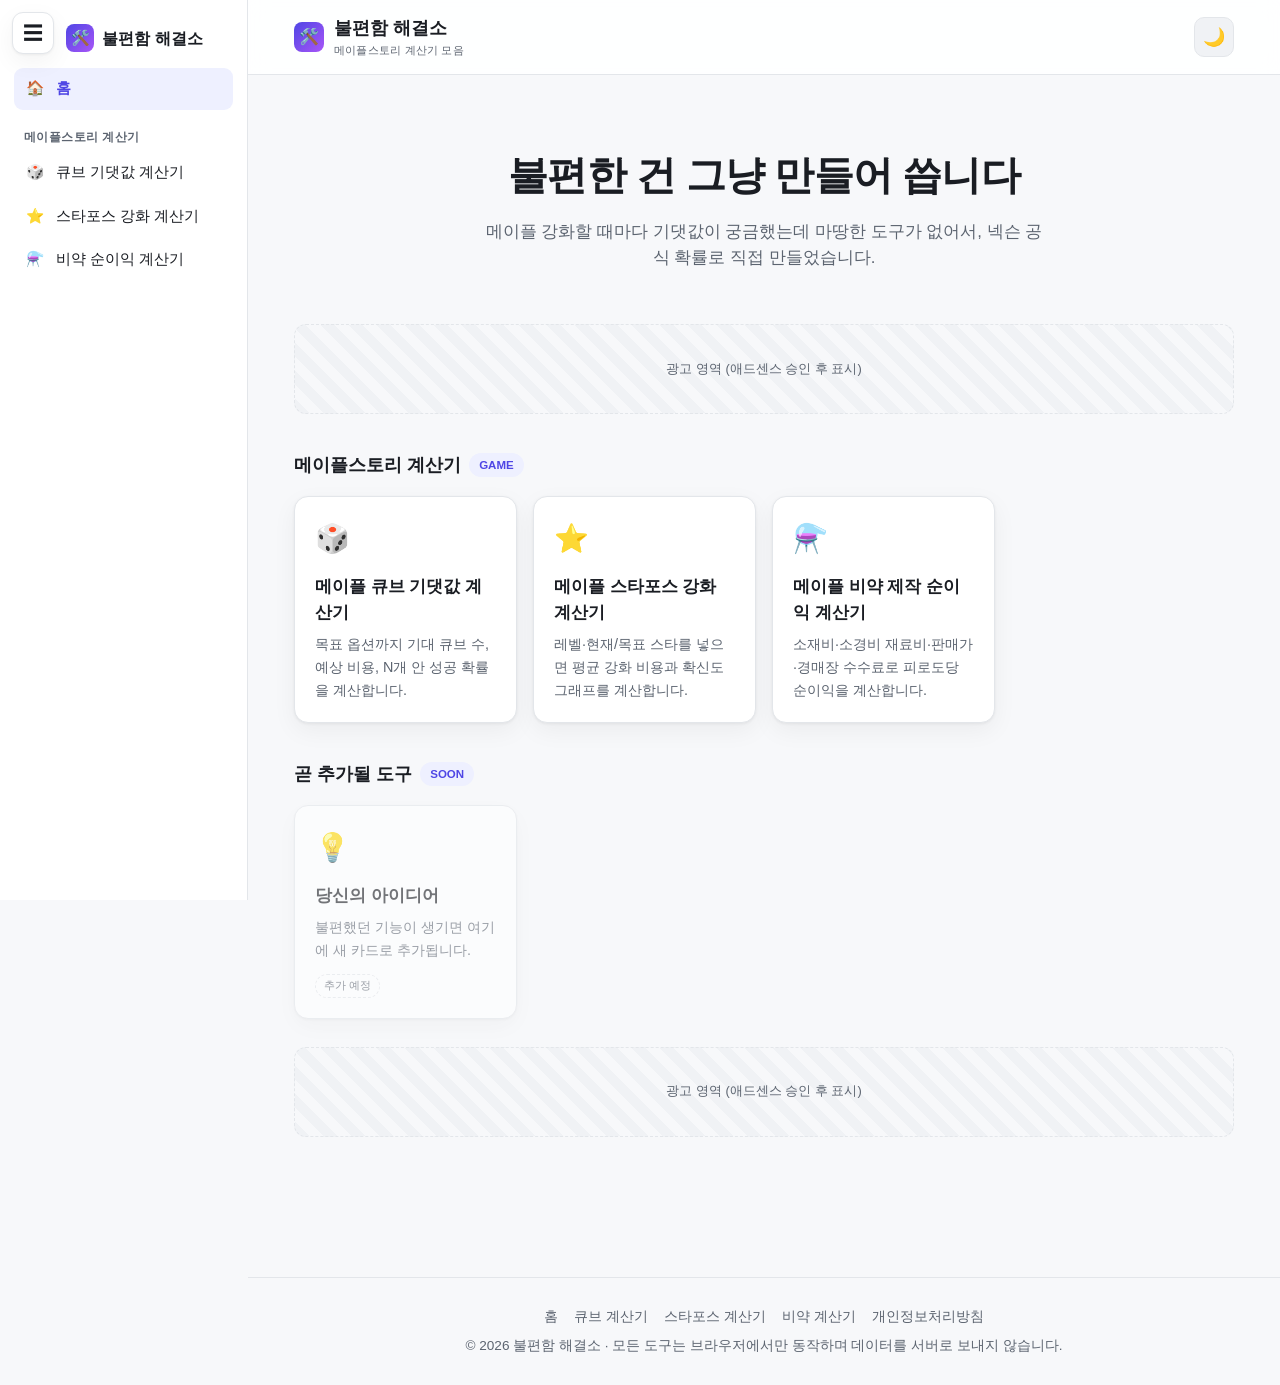
<file: index.html>
<!DOCTYPE html>
<html lang="ko">
<head>
  <meta charset="UTF-8" />
  <meta name="viewport" content="width=device-width, initial-scale=1.0" />
  <title>불편함 해결소 — 메이플스토리 계산기 모음</title>
  <meta name="description" content="메이플스토리 큐브 기댓값 계산기, 스타포스 강화 계산기, 비약 제작 순이익 계산기. 넥슨 공식 확률 기반 무료 계산기 모음." />
  <meta name="theme-color" content="#4f46e5" />
  <meta name="google-site-verification" content="vOCkJXCVuEi4Ue2XmoSZIwYd3pjKy2GJKDj5YsIHdA0" />
  <link rel="canonical" href="https://fflower2231.github.io/maple-tools/" />
  <meta property="og:type" content="website" />
  <meta property="og:title" content="불편함 해결소 — 메이플스토리 계산기 모음" />
  <meta property="og:description" content="메이플스토리 큐브 기댓값 계산기, 스타포스 강화 계산기, 비약 제작 순이익 계산기. 넥슨 공식 확률 기반 무료 계산기 모음." />
  <meta property="og:url" content="https://fflower2231.github.io/maple-tools/" />
  <meta property="og:site_name" content="불편함 해결소" />
  <meta property="og:locale" content="ko_KR" />
  <meta name="twitter:card" content="summary" />
  <script type="application/ld+json">{"@context": "https://schema.org", "@type": "WebSite", "name": "불편함 해결소", "url": "https://fflower2231.github.io/maple-tools/", "description": "메이플스토리 큐브 기댓값 계산기, 스타포스 강화 계산기, 비약 제작 순이익 계산기. 넥슨 공식 확률 기반 무료 계산기 모음.", "inLanguage": "ko"}</script>
  <link rel="icon" href="data:image/svg+xml,<svg xmlns='http://www.w3.org/2000/svg' viewBox='0 0 100 100'><text y='.9em' font-size='90'>🛠️</text></svg>" />
  <link rel="stylesheet" href="assets/style.css?v=2" />

  <!-- ===== Google AdSense ===== -->
  <!-- 애드센스 승인 후 아래 주석을 풀고 ca-pub-XXXXXXXXXXXXXXXX 를 본인 게시자 ID로 교체하세요 -->
  <!--
  <script async src="https://pagead2.googlesyndication.com/pagead/js/adsbygoogle.js?client=ca-pub-XXXXXXXXXXXXXXXX" crossorigin="anonymous"></script>
  -->
</head>
<body>
  <header class="site-header">
    <div class="header-inner">
      <a class="brand" href="index.html">
        <span class="logo">🛠️</span>
        <span>불편함 해결소<small>메이플스토리 계산기 모음</small></span>
      </a>
      <button class="theme-toggle" onclick="toggleTheme()" aria-label="테마 전환">🌙</button>
    </div>
  </header>

  <main class="wrap">
    <section class="hero">
      <h1>불편한 건 그냥 만들어 씁니다</h1>
      <p>메이플 강화할 때마다 기댓값이 궁금했는데 마땅한 도구가 없어서, 넥슨 공식 확률로 직접 만들었습니다.</p>
    </section>

    <!-- 광고 슬롯 (상단) -->
    <div class="ad-slot" aria-label="광고 영역">광고 영역 (애드센스 승인 후 표시)</div>

    <h2 class="section-title">메이플스토리 계산기 <span class="pill">GAME</span></h2>
    <div class="grid">
      <a class="card" href="tools/cube-calculator.html">
        <div class="emoji">🎲</div>
        <h3>메이플 큐브 기댓값 계산기</h3>
        <p>목표 옵션까지 기대 큐브 수, 예상 비용, N개 안 성공 확률을 계산합니다.</p>
      </a>
      <a class="card" href="tools/starforce-calculator.html">
        <div class="emoji">⭐</div>
        <h3>메이플 스타포스 강화 계산기</h3>
        <p>레벨·현재/목표 스타를 넣으면 평균 강화 비용과 확신도 그래프를 계산합니다.</p>
      </a>
      <a class="card" href="tools/potion-calculator.html">
        <div class="emoji">⚗️</div>
        <h3>메이플 비약 제작 순이익 계산기</h3>
        <p>소재비·소경비 재료비·판매가·경매장 수수료로 피로도당 순이익을 계산합니다.</p>
      </a>
    </div>

    <h2 class="section-title">곧 추가될 도구 <span class="pill">SOON</span></h2>
    <div class="grid">
      <div class="card soon">
        <div class="emoji">💡</div>
        <h3>당신의 아이디어</h3>
        <p>불편했던 기능이 생기면 여기에 새 카드로 추가됩니다.</p>
        <span class="tag">추가 예정</span>
      </div>
    </div>

    <!-- 광고 슬롯 (하단) -->
    <div class="ad-slot" aria-label="광고 영역">광고 영역 (애드센스 승인 후 표시)</div>
  </main>

  <footer class="site-footer">
    <nav>
      <a href="index.html">홈</a>
      <a href="tools/cube-calculator.html">큐브 계산기</a>
      <a href="tools/starforce-calculator.html">스타포스 계산기</a>
      <a href="tools/potion-calculator.html">비약 계산기</a>
      <a href="privacy.html">개인정보처리방침</a>
    </nav>
    <div>© 2026 불편함 해결소 · 모든 도구는 브라우저에서만 동작하며 데이터를 서버로 보내지 않습니다.</div>
  </footer>

  <script src="assets/app.js?v=2"></script>
</body>
</html>
</file>
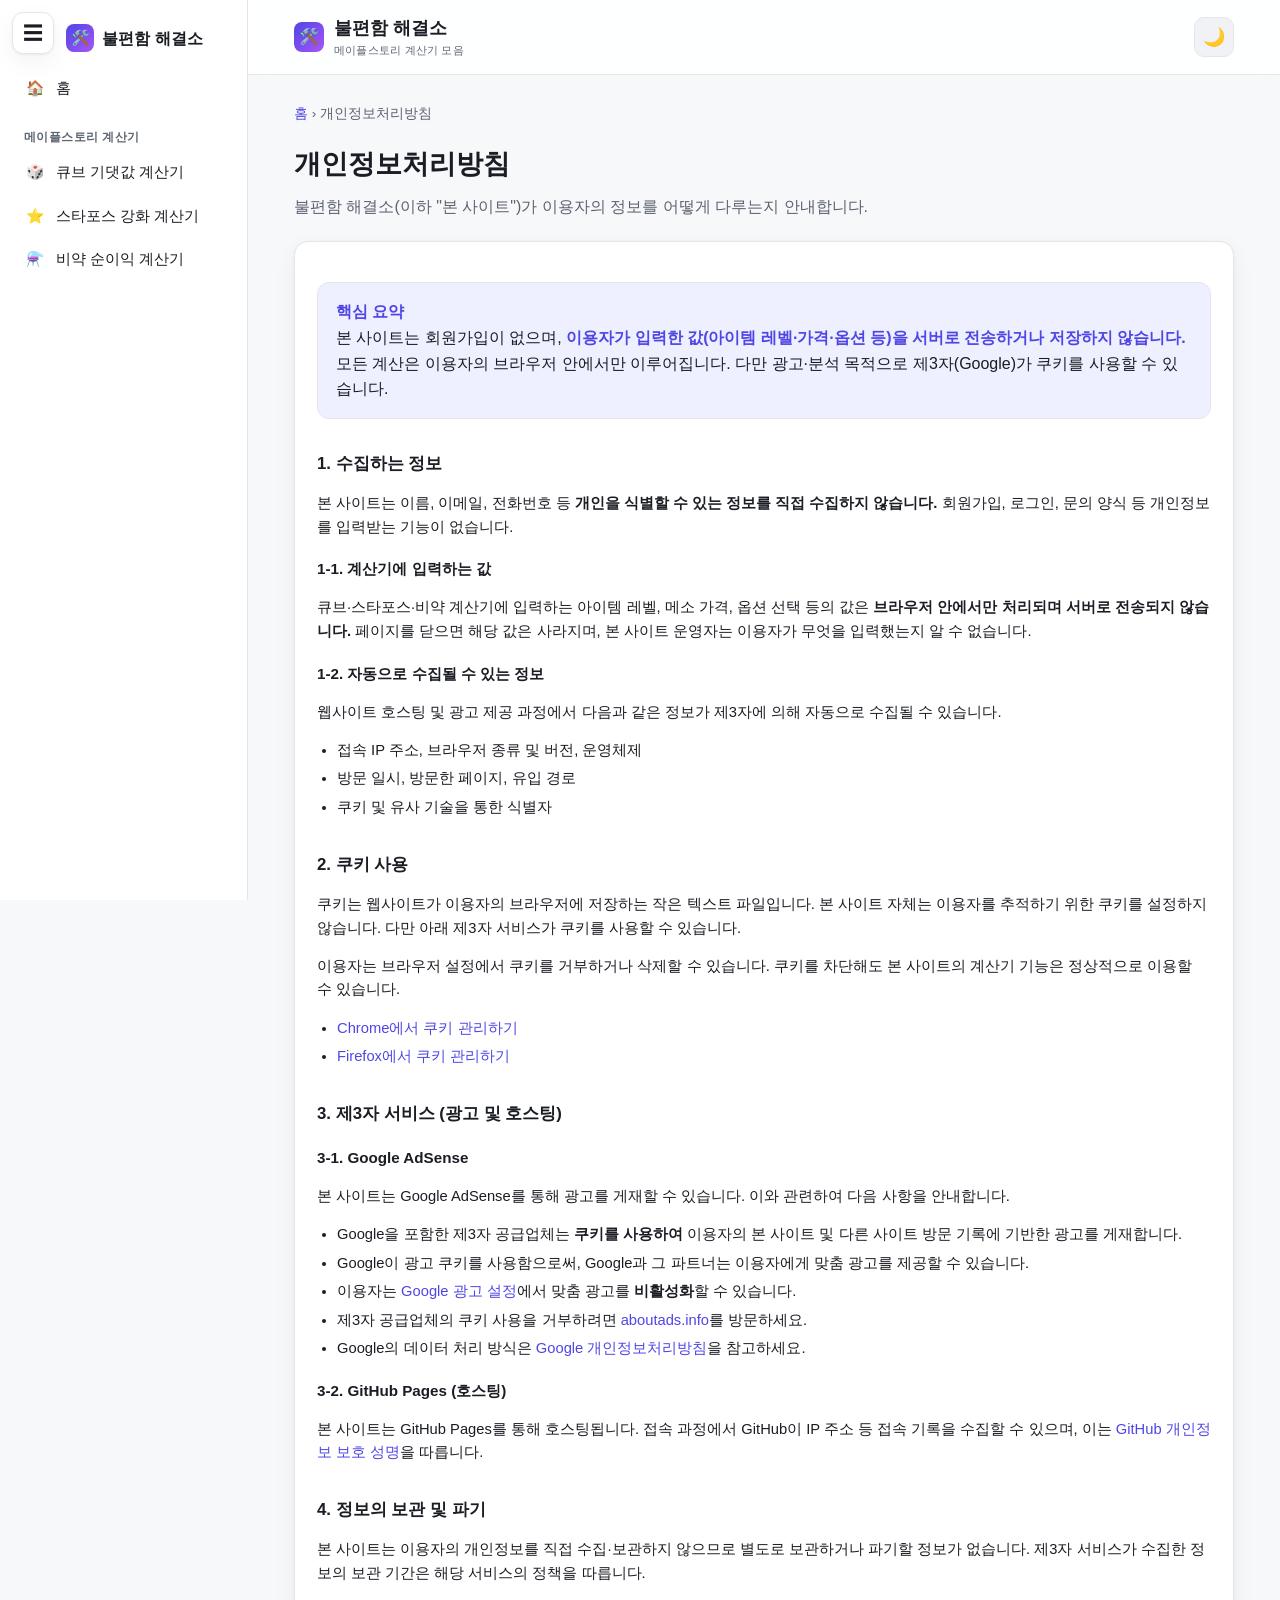
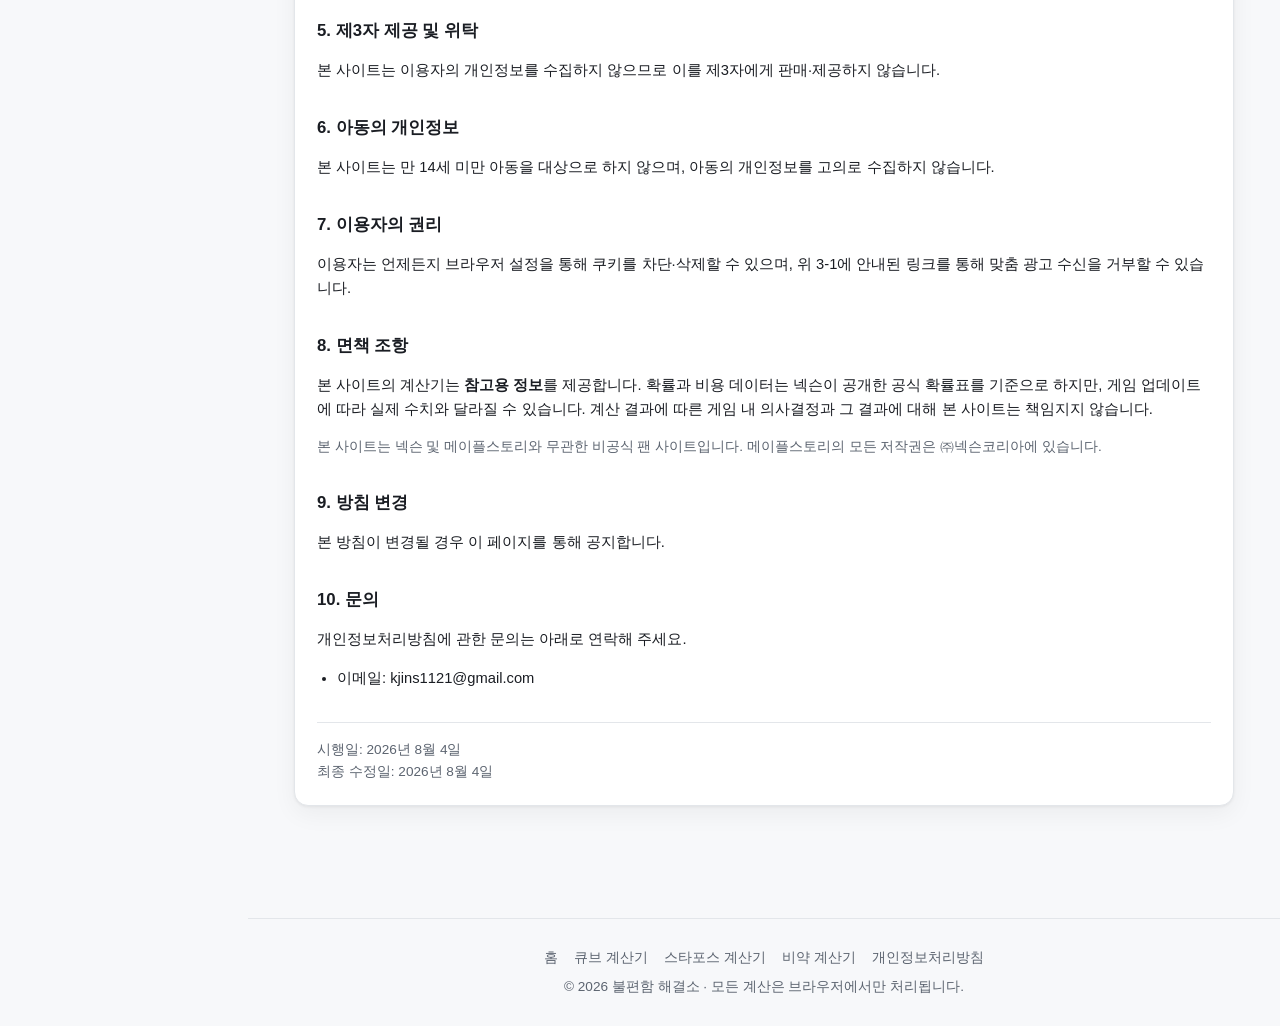
<file: privacy.html>
<!DOCTYPE html>
<html lang="ko">
<head>
  <meta charset="UTF-8" />
  <meta name="viewport" content="width=device-width, initial-scale=1.0" />
  <title>개인정보처리방침 — 불편함 해결소</title>
  <meta name="description" content="불편함 해결소의 개인정보처리방침. 이 사이트는 모든 계산을 브라우저에서 처리하며 이용자의 입력값을 서버로 전송하거나 저장하지 않습니다." />
  <meta name="theme-color" content="#4f46e5" />

  <link rel="canonical" href="https://fflower2231.github.io/maple-tools/privacy.html" />
  <meta property="og:type" content="website" />
  <meta property="og:title" content="개인정보처리방침 — 불편함 해결소" />
  <meta property="og:description" content="불편함 해결소의 개인정보처리방침. 이 사이트는 모든 계산을 브라우저에서 처리하며 이용자의 입력값을 서버로 전송하거나 저장하지 않습니다." />
  <meta property="og:url" content="https://fflower2231.github.io/maple-tools/privacy.html" />
  <meta property="og:site_name" content="불편함 해결소" />
  <meta property="og:locale" content="ko_KR" />
  <meta name="twitter:card" content="summary" />
  <script type="application/ld+json">{"@context": "https://schema.org", "@type": "WebPage", "name": "개인정보처리방침", "url": "https://fflower2231.github.io/maple-tools/privacy.html", "description": "불편함 해결소의 개인정보처리방침. 이 사이트는 모든 계산을 브라우저에서 처리하며 이용자의 입력값을 서버로 전송하거나 저장하지 않습니다.", "inLanguage": "ko"}</script>
  <link rel="icon" href="data:image/svg+xml,<svg xmlns='http://www.w3.org/2000/svg' viewBox='0 0 100 100'><text y='.9em' font-size='90'>🛠️</text></svg>" />
  <link rel="stylesheet" href="assets/style.css?v=2" />
  <style>
    .doc h2 { font-size:1.05rem; margin:28px 0 8px; padding-top:4px; }
    .doc h3 { font-size:.95rem; margin:18px 0 6px; }
    .doc p, .doc li { font-size:.92rem; color:var(--text); }
    .doc ul { padding-left:20px; margin:8px 0; }
    .doc li { margin-bottom:5px; }
    .doc .muted { color:var(--text-muted); font-size:.85rem; }
    .doc a { word-break:break-all; }
    .highlight { background:var(--accent-soft); border:1px solid var(--border); border-radius:12px; padding:16px 18px; margin:18px 0; }
    .highlight strong { color:var(--accent); }
    .updated { font-size:.85rem; color:var(--text-muted); border-top:1px solid var(--border); margin-top:32px; padding-top:16px; }
  </style>
</head>
<body>
  <header class="site-header">
    <div class="header-inner">
      <a class="brand" href="index.html"><span class="logo">🛠️</span><span>불편함 해결소<small>메이플스토리 계산기 모음</small></span></a>
      <button class="theme-toggle" onclick="toggleTheme()" aria-label="테마 전환">🌙</button>
    </div>
  </header>

  <main class="wrap">
    <div class="breadcrumb"><a href="index.html">홈</a> › 개인정보처리방침</div>
    <div class="tool-head">
      <h1>개인정보처리방침</h1>
      <p class="desc">불편함 해결소(이하 "본 사이트")가 이용자의 정보를 어떻게 다루는지 안내합니다.</p>
    </div>

    <div class="panel doc">
      <div class="highlight">
        <strong>핵심 요약</strong><br>
        본 사이트는 회원가입이 없으며, <strong>이용자가 입력한 값(아이템 레벨·가격·옵션 등)을 서버로 전송하거나 저장하지 않습니다.</strong> 모든 계산은 이용자의 브라우저 안에서만 이루어집니다. 다만 광고·분석 목적으로 제3자(Google)가 쿠키를 사용할 수 있습니다.
      </div>

      <h2>1. 수집하는 정보</h2>
      <p>본 사이트는 이름, 이메일, 전화번호 등 <strong>개인을 식별할 수 있는 정보를 직접 수집하지 않습니다.</strong> 회원가입, 로그인, 문의 양식 등 개인정보를 입력받는 기능이 없습니다.</p>

      <h3>1-1. 계산기에 입력하는 값</h3>
      <p>큐브·스타포스·비약 계산기에 입력하는 아이템 레벨, 메소 가격, 옵션 선택 등의 값은 <strong>브라우저 안에서만 처리되며 서버로 전송되지 않습니다.</strong> 페이지를 닫으면 해당 값은 사라지며, 본 사이트 운영자는 이용자가 무엇을 입력했는지 알 수 없습니다.</p>

      <h3>1-2. 자동으로 수집될 수 있는 정보</h3>
      <p>웹사이트 호스팅 및 광고 제공 과정에서 다음과 같은 정보가 제3자에 의해 자동으로 수집될 수 있습니다.</p>
      <ul>
        <li>접속 IP 주소, 브라우저 종류 및 버전, 운영체제</li>
        <li>방문 일시, 방문한 페이지, 유입 경로</li>
        <li>쿠키 및 유사 기술을 통한 식별자</li>
      </ul>

      <h2>2. 쿠키 사용</h2>
      <p>쿠키는 웹사이트가 이용자의 브라우저에 저장하는 작은 텍스트 파일입니다. 본 사이트 자체는 이용자를 추적하기 위한 쿠키를 설정하지 않습니다. 다만 아래 제3자 서비스가 쿠키를 사용할 수 있습니다.</p>
      <p>이용자는 브라우저 설정에서 쿠키를 거부하거나 삭제할 수 있습니다. 쿠키를 차단해도 본 사이트의 계산기 기능은 정상적으로 이용할 수 있습니다.</p>
      <ul>
        <li><a href="https://support.google.com/chrome/answer/95647" target="_blank" rel="noopener">Chrome에서 쿠키 관리하기</a></li>
        <li><a href="https://support.mozilla.org/ko/kb/enhanced-tracking-protection-firefox-desktop" target="_blank" rel="noopener">Firefox에서 쿠키 관리하기</a></li>
      </ul>

      <h2>3. 제3자 서비스 (광고 및 호스팅)</h2>

      <h3>3-1. Google AdSense</h3>
      <p>본 사이트는 Google AdSense를 통해 광고를 게재할 수 있습니다. 이와 관련하여 다음 사항을 안내합니다.</p>
      <ul>
        <li>Google을 포함한 제3자 공급업체는 <strong>쿠키를 사용하여</strong> 이용자의 본 사이트 및 다른 사이트 방문 기록에 기반한 광고를 게재합니다.</li>
        <li>Google이 광고 쿠키를 사용함으로써, Google과 그 파트너는 이용자에게 맞춤 광고를 제공할 수 있습니다.</li>
        <li>이용자는 <a href="https://www.google.com/settings/ads" target="_blank" rel="noopener">Google 광고 설정</a>에서 맞춤 광고를 <strong>비활성화</strong>할 수 있습니다.</li>
        <li>제3자 공급업체의 쿠키 사용을 거부하려면 <a href="https://www.aboutads.info/choices/" target="_blank" rel="noopener">aboutads.info</a>를 방문하세요.</li>
        <li>Google의 데이터 처리 방식은 <a href="https://policies.google.com/technologies/partner-sites" target="_blank" rel="noopener">Google 개인정보처리방침</a>을 참고하세요.</li>
      </ul>

      <h3>3-2. GitHub Pages (호스팅)</h3>
      <p>본 사이트는 GitHub Pages를 통해 호스팅됩니다. 접속 과정에서 GitHub이 IP 주소 등 접속 기록을 수집할 수 있으며, 이는 <a href="https://docs.github.com/ko/site-policy/privacy-policies/github-privacy-statement" target="_blank" rel="noopener">GitHub 개인정보 보호 성명</a>을 따릅니다.</p>

      <h2>4. 정보의 보관 및 파기</h2>
      <p>본 사이트는 이용자의 개인정보를 직접 수집·보관하지 않으므로 별도로 보관하거나 파기할 정보가 없습니다. 제3자 서비스가 수집한 정보의 보관 기간은 해당 서비스의 정책을 따릅니다.</p>

      <h2>5. 제3자 제공 및 위탁</h2>
      <p>본 사이트는 이용자의 개인정보를 수집하지 않으므로 이를 제3자에게 판매·제공하지 않습니다.</p>

      <h2>6. 아동의 개인정보</h2>
      <p>본 사이트는 만 14세 미만 아동을 대상으로 하지 않으며, 아동의 개인정보를 고의로 수집하지 않습니다.</p>

      <h2>7. 이용자의 권리</h2>
      <p>이용자는 언제든지 브라우저 설정을 통해 쿠키를 차단·삭제할 수 있으며, 위 3-1에 안내된 링크를 통해 맞춤 광고 수신을 거부할 수 있습니다.</p>

      <h2>8. 면책 조항</h2>
      <p>본 사이트의 계산기는 <strong>참고용 정보</strong>를 제공합니다. 확률과 비용 데이터는 넥슨이 공개한 공식 확률표를 기준으로 하지만, 게임 업데이트에 따라 실제 수치와 달라질 수 있습니다. 계산 결과에 따른 게임 내 의사결정과 그 결과에 대해 본 사이트는 책임지지 않습니다.</p>
      <p class="muted">본 사이트는 넥슨 및 메이플스토리와 무관한 비공식 팬 사이트입니다. 메이플스토리의 모든 저작권은 ㈜넥슨코리아에 있습니다.</p>

      <h2>9. 방침 변경</h2>
      <p>본 방침이 변경될 경우 이 페이지를 통해 공지합니다.</p>

      <h2>10. 문의</h2>
      <p>개인정보처리방침에 관한 문의는 아래로 연락해 주세요.</p>
      <ul>
        <li>이메일: kjins1121@gmail.com</li>
      </ul>

      <div class="updated">
        시행일: 2026년 8월 4일<br>
        최종 수정일: 2026년 8월 4일
      </div>
    </div>
  </main>

  <footer class="site-footer">
    <nav>
      <a href="index.html">홈</a>
      <a href="tools/cube-calculator.html">큐브 계산기</a>
      <a href="tools/starforce-calculator.html">스타포스 계산기</a>
      <a href="tools/potion-calculator.html">비약 계산기</a>
      <a href="privacy.html">개인정보처리방침</a>
    </nav>
    <div>© 2026 불편함 해결소 · 모든 계산은 브라우저에서만 처리됩니다.</div>
  </footer>

  <script src="assets/app.js?v=2"></script>
</body>
</html>
</file>
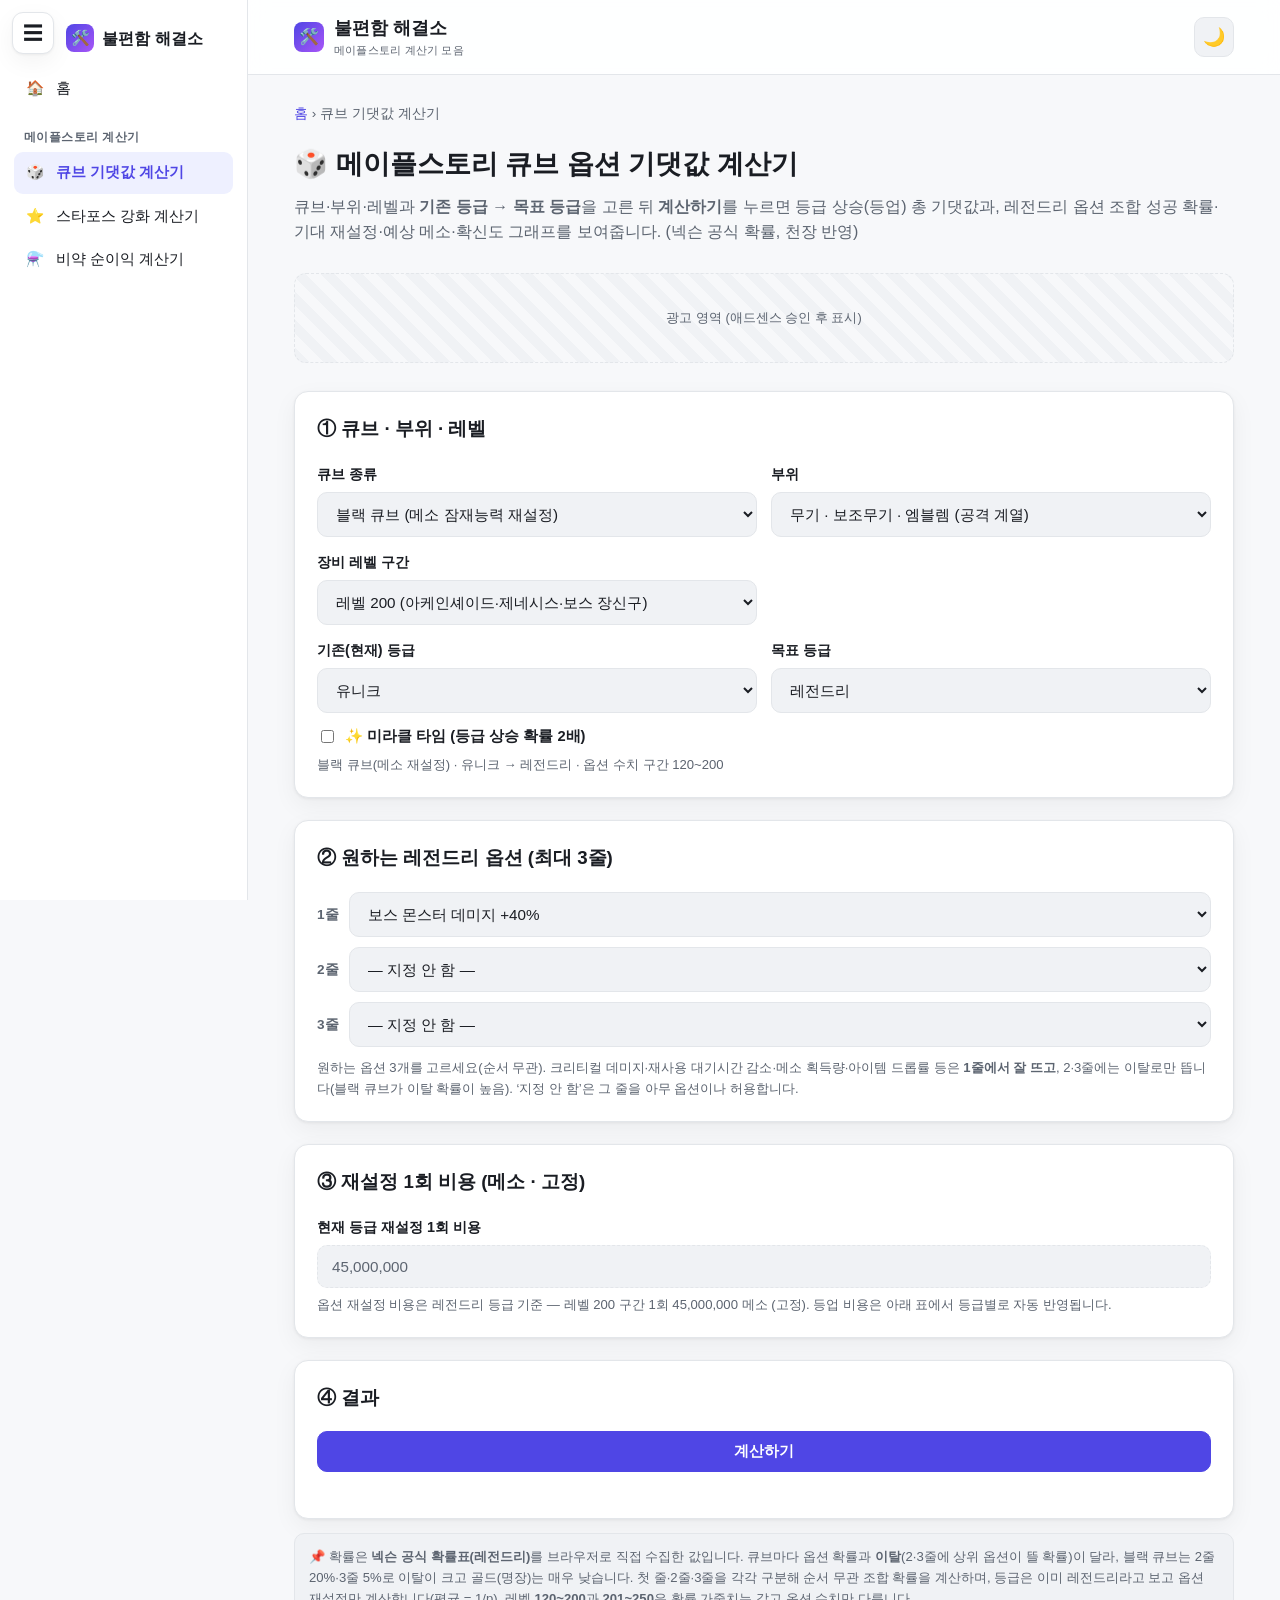
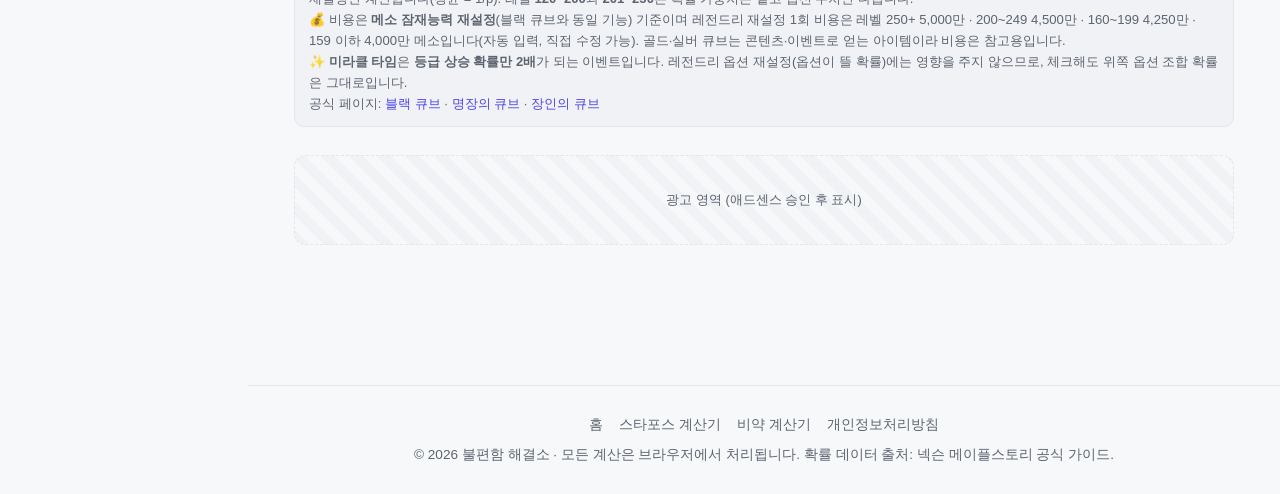
<file: tools/cube-calculator.html>
<!DOCTYPE html>
<html lang="ko">
<head>
  <meta charset="UTF-8" />
  <meta name="viewport" content="width=device-width, initial-scale=1.0" />
  <title>메이플스토리 큐브 옵션 기댓값 계산기 — 불편함 해결소</title>
  <meta name="description" content="메이플스토리 잠재능력 큐브(블랙/골드/실버) 옵션 기댓값 계산기. 부위·레벨·큐브를 고르고 원하는 옵션 3줄을 선택하면 넥슨 공식 확률로 성공 확률·기대 재설정 횟수·예상 메소·확신도 그래프를 보여줍니다." />
  <meta name="theme-color" content="#4f46e5" />

  <link rel="canonical" href="https://fflower2231.github.io/maple-tools/tools/cube-calculator.html" />
  <meta property="og:type" content="website" />
  <meta property="og:title" content="메이플스토리 큐브 옵션 기댓값 계산기 — 불편함 해결소" />
  <meta property="og:description" content="메이플스토리 잠재능력 큐브(블랙/골드/실버) 옵션 기댓값 계산기. 부위·레벨·큐브를 고르고 원하는 옵션 3줄을 선택하면 넥슨 공식 확률로 성공 확률·기대 재설정 횟수·예상 메소·확신도 그래프를 보여줍니다." />
  <meta property="og:url" content="https://fflower2231.github.io/maple-tools/tools/cube-calculator.html" />
  <meta property="og:site_name" content="불편함 해결소" />
  <meta property="og:locale" content="ko_KR" />
  <meta name="twitter:card" content="summary" />
  <script type="application/ld+json">{"@context": "https://schema.org", "@type": "WebApplication", "name": "메이플스토리 큐브 옵션 기댓값 계산기", "url": "https://fflower2231.github.io/maple-tools/tools/cube-calculator.html", "description": "메이플스토리 잠재능력 큐브(블랙/골드/실버) 옵션 기댓값 계산기. 부위·레벨·큐브를 고르고 원하는 옵션 3줄을 선택하면 넥슨 공식 확률로 성공 확률·기대 재설정 횟수·예상 메소·확신도 그래프를 보여줍니다.", "applicationCategory": "UtilitiesApplication", "operatingSystem": "Any", "inLanguage": "ko", "offers": {"@type": "Offer", "price": "0", "priceCurrency": "KRW"}}</script>
  <link rel="icon" href="data:image/svg+xml,<svg xmlns='http://www.w3.org/2000/svg' viewBox='0 0 100 100'><text y='.9em' font-size='90'>🎲</text></svg>" />
  <link rel="stylesheet" href="../assets/style.css?v=2" />
  <!-- 애드센스 승인 후 아래 주석 해제 + 게시자 ID 교체
  <script async src="https://pagead2.googlesyndication.com/pagead/js/adsbygoogle.js?client=ca-pub-XXXXXXXXXXXXXXXX" crossorigin="anonymous"></script>
  -->
  <style>
    .row2 { display:grid; grid-template-columns:1fr 1fr; gap:14px; }
    @media(max-width:520px){ .row2 { grid-template-columns:1fr; } }
    .line-row { display:grid; grid-template-columns:auto 1fr; gap:10px; align-items:center; margin-bottom:10px; }
    .line-row .tagn { font-size:.85rem; font-weight:700; color:var(--text-muted); white-space:nowrap; }
    .hint { font-size:.82rem; color:var(--text-muted); margin-top:6px; }
    .pwrap { text-align:center; background:var(--accent-soft); border:1px solid var(--border); border-radius:12px; padding:16px; margin-bottom:18px; }
    .pwrap span { display:block; font-size:.82rem; color:var(--text-muted); }
    .pwrap b { font-size:1.6rem; font-weight:800; color:var(--accent); }
    .big-out { display:grid; grid-template-columns:repeat(auto-fit,minmax(150px,1fr)); gap:14px; margin-top:6px; }
    .big-out .o { background:var(--surface-2); border:1px solid var(--border); border-radius:12px; padding:16px; text-align:center; }
    .big-out .o span { display:block; font-size:.78rem; color:var(--text-muted); margin-bottom:6px; }
    .big-out .o b { font-size:1.35rem; font-weight:800; letter-spacing:-.02em; }
    .big-out .o small { display:block; color:var(--text-muted); font-size:.75rem; margin-top:4px; }
    table.conf { width:100%; border-collapse:collapse; margin-top:8px; font-size:.92rem; }
    table.conf th, table.conf td { padding:9px 10px; border-bottom:1px solid var(--border); text-align:left; }
    table.conf th { color:var(--text-muted); font-weight:600; font-size:.82rem; }
    table.conf td.num { font-family:ui-monospace,monospace; text-align:right; }
    .calc-btn { width:100%; font-size:1.05rem; padding:14px; margin-bottom:4px; }
    #resultBox { display:none; }
    .chart-wrap { position:relative; margin-top:18px; background:var(--surface-2); border:1px solid var(--border); border-radius:12px; padding:14px; }
    .chart-wrap h4 { margin:0 0 4px; }
    #confChart { width:100%; height:280px; display:block; cursor:crosshair; }
    #chartTip { position:absolute; pointer-events:none; display:none; z-index:5; white-space:nowrap;
      background:var(--surface); border:1px solid var(--accent); border-radius:8px; padding:8px 10px;
      font-size:.8rem; line-height:1.5; box-shadow:var(--shadow); }
    #chartTip b { color:var(--accent); }
    .note { font-size:.82rem; color:var(--text-muted); background:var(--surface-2); border:1px solid var(--border); border-radius:10px; padding:12px 14px; margin-top:14px; }
    .warn { color:var(--danger); font-weight:600; }
  </style>
</head>
<body>
  <header class="site-header">
    <div class="header-inner">
      <a class="brand" href="../index.html"><span class="logo">🛠️</span><span>불편함 해결소<small>메이플스토리 계산기 모음</small></span></a>
      <button class="theme-toggle" onclick="toggleTheme()" aria-label="테마 전환">🌙</button>
    </div>
  </header>

  <main class="wrap">
    <div class="breadcrumb"><a href="../index.html">홈</a> › 큐브 기댓값 계산기</div>
    <div class="tool-head">
      <h1>🎲 메이플스토리 큐브 옵션 기댓값 계산기</h1>
      <p class="desc">큐브·부위·레벨과 <b>기존 등급 → 목표 등급</b>을 고른 뒤 <b>계산하기</b>를 누르면 등급 상승(등업) 총 기댓값과, 레전드리 옵션 조합 성공 확률·기대 재설정·예상 메소·확신도 그래프를 보여줍니다. (넥슨 공식 확률, 천장 반영)</p>
    </div>

    <div class="ad-slot">광고 영역 (애드센스 승인 후 표시)</div>

    <!-- ===== 1. 큐브 · 부위 · 레벨 ===== -->
    <div class="panel">
      <h3 style="margin-top:0">① 큐브 · 부위 · 레벨</h3>
      <div class="row2">
        <div class="field" style="margin:0">
          <label for="cubeSel">큐브 종류</label>
          <select id="cubeSel" onchange="onCubeChange()">
            <option value="black">블랙 큐브 (메소 잠재능력 재설정)</option>
            <option value="gold">골드 큐브 (명장의 큐브)</option>
            <option value="silver">실버 큐브 (장인의 큐브)</option>
          </select>
        </div>
        <div class="field" style="margin:0">
          <label for="partSel">부위</label>
          <select id="partSel" onchange="rebuildLines(false)">
            <option value="weapon">무기 · 보조무기 · 엠블렘 (공격 계열)</option>
            <option value="glove">장갑 (크리티컬 데미지 계열)</option>
            <option value="hat">모자 (재사용 대기시간 감소 계열)</option>
            <option value="armor">방어구 (상의·하의·신발·망토·한벌옷)</option>
            <option value="accessory">장신구 (반지·펜던트·귀고리·얼굴·눈장식)</option>
          </select>
        </div>
        <div class="field" style="margin:0">
          <label for="itemLevel">장비 레벨 구간</label>
          <select id="itemLevel" onchange="rebuildLines(true)">
            <option value="b1">레벨 1~159</option>
            <option value="b2">레벨 160~199 (앱솔랩스 등)</option>
            <option value="b3" selected>레벨 200 (아케인셰이드·제네시스·보스 장신구)</option>
            <option value="b5">레벨 250 (에테르넬·데스티니)</option>
          </select>
        </div>
      </div>
      <div class="row2" style="margin-top:14px">
        <div class="field" style="margin:0">
          <label for="gradeCur">기존(현재) 등급</label>
          <select id="gradeCur" onchange="onGradeChange()">
            <option value="rare">레어</option>
            <option value="epic">에픽</option>
            <option value="unique" selected>유니크</option>
            <option value="legendary">레전드리</option>
          </select>
        </div>
        <div class="field" style="margin:0">
          <label for="gradeTgt">목표 등급</label>
          <select id="gradeTgt" onchange="onGradeChange()">
            <option value="rare">레어</option>
            <option value="epic">에픽</option>
            <option value="unique">유니크</option>
            <option value="legendary" selected>레전드리</option>
          </select>
        </div>
      </div>
      <label style="display:flex; align-items:center; gap:8px; margin-top:12px; cursor:pointer; font-size:.92rem; font-weight:600;">
        <input type="checkbox" id="miracleChk" onchange="onMiracleChange()" style="width:auto; cursor:pointer;" />
        ✨ 미라클 타임 (등급 상승 확률 2배)
      </label>
      <div class="hint" id="bracketHint"></div>
    </div>

    <!-- ===== 2. 옵션 선택 (레전드리 전용) ===== -->
    <div class="panel" id="optPanel">
      <h3 style="margin-top:0">② 원하는 레전드리 옵션 (최대 3줄)</h3>
      <div class="line-row"><span class="tagn">1줄</span><select id="opt0"></select></div>
      <div class="line-row"><span class="tagn">2줄</span><select id="opt1"></select></div>
      <div class="line-row"><span class="tagn">3줄</span><select id="opt2"></select></div>
      <div class="hint">원하는 옵션 3개를 고르세요(순서 무관). 크리티컬 데미지·재사용 대기시간 감소·메소 획득량·아이템 드롭률 등은 <b>1줄에서 잘 뜨고</b>, 2·3줄에는 이탈로만 뜹니다(블랙 큐브가 이탈 확률이 높음). ‘지정 안 함’은 그 줄을 아무 옵션이나 허용합니다.</div>
    </div>

    <!-- ===== 3. 비용 ===== -->
    <div class="panel">
      <h3 style="margin-top:0">③ 재설정 1회 비용 (메소 · 고정)</h3>
      <div class="field" style="margin:0">
        <label for="costMeso">현재 등급 재설정 1회 비용</label>
        <input type="text" id="costMeso" class="mono" readonly tabindex="-1" style="background:var(--surface-2); color:var(--text-muted); border-style:dashed; cursor:default;" />
      </div>
      <div class="hint" id="mesoHint"></div>
    </div>

    <!-- ===== 4. 결과 ===== -->
    <div class="panel">
      <h3 style="margin-top:0">④ 결과</h3>
      <button class="btn primary calc-btn" onclick="runCalc()">계산하기</button>
      <div id="errMsg" class="msg err"></div>

      <div id="resultBox">
        <!-- 등급 상승(등업) -->
        <h4 style="margin:8px 0 6px">📈 등급 상승(등업) 확률 · 기댓값</h4>
        <div class="hint" style="margin:0 0 8px" id="gradeUpDesc"></div>
        <table class="conf">
          <thead><tr><th>등급 상승</th><th style="text-align:right">1회 확률</th><th style="text-align:right">평균 재설정 수</th><th style="text-align:right">예상 메소</th></tr></thead>
          <tbody id="gradeUpBody"></tbody>
        </table>

        <!-- 옵션 조합 결과 (레전드리) -->
        <div id="optResult">
          <div class="pwrap" style="margin-top:22px">
            <span>1회 재설정으로 이 옵션 조합이 나올 확률</span>
            <b id="rP">—</b>
          </div>
          <div class="big-out">
            <div class="o"><span>기댓값 (평균)</span><b id="rExpect">—</b><small>회 재설정</small></div>
            <div class="o"><span>옵션 재설정 예상 메소</span><b id="rMeso">—</b><small>옵션만, 기댓값 기준</small></div>
          </div>
          <div class="pwrap" style="margin-top:14px">
            <span id="rGrandLabel">총 기대 비용 (등업 + 옵션 재설정)</span>
            <b id="rGrand">—</b>
          </div>

          <div class="chart-wrap">
            <h4>성공 확신도 → 필요 재설정 횟수</h4>
            <div class="hint" style="margin:0 0 8px">막대(5% 간격)에 마우스를 올리면 확신도·필요 재설정 수·예상 메소가 표시됩니다. <span style="color:#b8760a;font-weight:600">주황 점선</span> = 기댓값(평균 재설정 횟수, 약 63% 확신도 지점).</div>
            <canvas id="confChart"></canvas>
            <div id="chartTip"></div>
          </div>
        </div>
      </div>
    </div>

    <div class="note">
      📌 확률은 <b>넥슨 공식 확률표(레전드리)</b>를 브라우저로 직접 수집한 값입니다. 큐브마다 옵션 확률과 <b>이탈</b>(2·3줄에 상위 옵션이 뜰 확률)이 달라, 블랙 큐브는 2줄 20%·3줄 5%로 이탈이 크고 골드(명장)는 매우 낮습니다. 첫 줄·2줄·3줄을 각각 구분해 순서 무관 조합 확률을 계산하며, 등급은 이미 레전드리라고 보고 옵션 재설정만 계산합니다(평균 = 1/p). 레벨 <b>120~200</b>과 <b>201~250</b>은 확률 가중치는 같고 옵션 수치만 다릅니다.
      <br>💰 비용은 <b>메소 잠재능력 재설정</b>(블랙 큐브와 동일 기능) 기준이며 레전드리 재설정 1회 비용은 레벨 250+ 5,000만 · 200~249 4,500만 · 160~199 4,250만 · 159 이하 4,000만 메소입니다(자동 입력, 직접 수정 가능). 골드·실버 큐브는 콘텐츠·이벤트로 얻는 아이템이라 비용은 참고용입니다.
      <br>✨ <b>미라클 타임</b>은 <b>등급 상승 확률만 2배</b>가 되는 이벤트입니다. 레전드리 옵션 재설정(옵션이 뜰 확률)에는 영향을 주지 않으므로, 체크해도 위쪽 옵션 조합 확률은 그대로입니다.
      <br>공식 페이지: <a href="https://maplestory.nexon.com/Guide/OtherProbability/cube/black" target="_blank" rel="noopener">블랙 큐브</a> · <a href="https://maplestory.nexon.com/Guide/OtherProbability/cube/artisan" target="_blank" rel="noopener">명장의 큐브</a> · <a href="https://maplestory.nexon.com/Guide/OtherProbability/cube/master" target="_blank" rel="noopener">장인의 큐브</a>
    </div>

    <div class="ad-slot">광고 영역 (애드센스 승인 후 표시)</div>
  </main>

  <footer class="site-footer">
    <nav><a href="../index.html">홈</a><a href="starforce-calculator.html">스타포스 계산기</a><a href="potion-calculator.html">비약 계산기</a><a href="../privacy.html">개인정보처리방침</a></nav>
    <div>© 2026 불편함 해결소 · 모든 계산은 브라우저에서 처리됩니다. 확률 데이터 출처: 넥슨 메이플스토리 공식 가이드.</div>
  </footer>

  <script src="../assets/app.js?v=2"></script>
  <script>
    // ===== 넥슨 공식 확률(레전드리) =====
    // 각 옵션: n1=레벨120~200 수치, n2=레벨201~250 수치, l1=첫 줄%, l2=둘째 줄%.
    // 셋째 줄 l3은 큐브별로 도출: 골드 → l2와 동일 / 블랙 → 1.1875·l2 − 0.1875·l1 (이탈 20%/5% 구조).
    var OPTION_DATA = {
      gold: {
        weapon: [
          {n1:'보스 몬스터 데미지 +40%',n2:'보스 몬스터 데미지 +45%',l1:2.7778,l2:0},
          {n1:'보스 몬스터 데미지 +35%',n2:'보스 몬스터 데미지 +40%',l1:11.1111,l2:0},
          {n1:'보스 몬스터 데미지 +30%',n2:'보스 몬스터 데미지 +35%',l1:0,l2:6.6534},
          {n1:'데미지 +12%',n2:'데미지 +13%',l1:5.5556,l2:0},
          {n1:'데미지 +9%',n2:'데미지 +10%',l1:0,l2:6.6534},
          {n1:'공격력/마력 +12%',n2:'공격력/마력 +13%',l1:5.5556,l2:0},
          {n1:'공격력/마력 +9%',n2:'공격력/마력 +10%',l1:0,l2:6.6534},
          {n1:'크리티컬 확률 +12%',n2:'크리티컬 확률 +13%',l1:5.5556,l2:0},
          {n1:'크리티컬 확률 +9%',n2:'크리티컬 확률 +10%',l1:0,l2:6.6534},
          {n1:'몬스터 방어율 무시 +40%',n2:'몬스터 방어율 무시 +45%',l1:2.7778,l2:0},
          {n1:'몬스터 방어율 무시 +35%',n2:'몬스터 방어율 무시 +40%',l1:5.5556,l2:0},
          {n1:'몬스터 방어율 무시 +30%',n2:'몬스터 방어율 무시 +35%',l1:0,l2:6.6534},
          {n1:'주력 스탯(STR/DEX/INT/LUK) +12%',n2:'주력 스탯 +13%',l1:11.1111,l2:0},
          {n1:'주력 스탯 +9%',n2:'주력 스탯 +10%',l1:0,l2:13.3067},
          {n1:'올스탯 +9%',n2:'올스탯 +10%',l1:11.1111,l2:0},
          {n1:'올스탯 +6%',n2:'올스탯 +7%',l1:0,l2:6.6534}
        ],
        glove: [
          {n1:'크리티컬 데미지 +8%',n2:'크리티컬 데미지 +8%',l1:9.7561,l2:0},
          {n1:'주력 스탯(STR/DEX/INT/LUK) +12%',n2:'주력 스탯 +13%',l1:4.8780,l2:0},
          {n1:'주력 스탯 +9%',n2:'주력 스탯 +10%',l1:0,l2:6.2375},
          {n1:'올스탯 +9%',n2:'올스탯 +10%',l1:4.8780,l2:0},
          {n1:'올스탯 +6%',n2:'올스탯 +7%',l1:0,l2:3.1188},
          {n1:'최대 HP +12%',n2:'최대 HP +13%',l1:7.3171,l2:0},
          {n1:'최대 HP +9%',n2:'최대 HP +10%',l1:0,l2:9.3563}
        ],
        hat: [
          {n1:'모든 스킬 재사용 대기시간 -2초',n2:'모든 스킬 재사용 대기시간 -2초',l1:6.0606,l2:0},
          {n1:'모든 스킬 재사용 대기시간 -1초',n2:'모든 스킬 재사용 대기시간 -1초',l1:9.0909,l2:0},
          {n1:'주력 스탯(STR/DEX/INT/LUK) +12%',n2:'주력 스탯 +13%',l1:6.0606,l2:0},
          {n1:'주력 스탯 +9%',n2:'주력 스탯 +10%',l1:0,l2:7.6770},
          {n1:'올스탯 +9%',n2:'올스탯 +10%',l1:6.0606,l2:0},
          {n1:'올스탯 +6%',n2:'올스탯 +7%',l1:0,l2:3.8385},
          {n1:'최대 HP +12%',n2:'최대 HP +13%',l1:9.0909,l2:0},
          {n1:'최대 HP +9%',n2:'최대 HP +10%',l1:0,l2:11.5154}
        ],
        armor: [
          {n1:'주력 스탯(STR/DEX/INT/LUK) +12%',n2:'주력 스탯 +13%',l1:6.4516,l2:0},
          {n1:'주력 스탯 +9%',n2:'주력 스탯 +10%',l1:0,l2:6.6534},
          {n1:'올스탯 +9%',n2:'올스탯 +10%',l1:6.4516,l2:0},
          {n1:'올스탯 +6%',n2:'올스탯 +7%',l1:0,l2:3.3267},
          {n1:'최대 HP +12%',n2:'최대 HP +13%',l1:9.6774,l2:0},
          {n1:'최대 HP +9%',n2:'최대 HP +10%',l1:0,l2:9.98}
        ],
        accessory: [
          {n1:'메소 획득량 +20%',n2:'메소 획득량 +20%',l1:9.6774,l2:0},
          {n1:'아이템 드롭률 +20%',n2:'아이템 드롭률 +20%',l1:9.6774,l2:0},
          {n1:'주력 스탯(STR/DEX/INT/LUK) +12%',n2:'주력 스탯 +13%',l1:6.4516,l2:0},
          {n1:'주력 스탯 +9%',n2:'주력 스탯 +10%',l1:0,l2:11.0889},
          {n1:'올스탯 +9%',n2:'올스탯 +10%',l1:6.4516,l2:0},
          {n1:'올스탯 +6%',n2:'올스탯 +7%',l1:0,l2:5.5445},
          {n1:'최대 HP +12%',n2:'최대 HP +13%',l1:9.6774,l2:0},
          {n1:'최대 HP +9%',n2:'최대 HP +10%',l1:0,l2:16.6334}
        ]
      },
      black: {
        weapon: [
          {n1:'보스 몬스터 데미지 +40%',n2:'보스 몬스터 데미지 +45%',l1:4.8780,l2:0.9756},
          {n1:'보스 몬스터 데미지 +35%',n2:'보스 몬스터 데미지 +40%',l1:9.7561,l2:1.9512},
          {n1:'보스 몬스터 데미지 +30%',n2:'보스 몬스터 데미지 +35%',l1:0,l2:5.5814},
          {n1:'데미지 +12%',n2:'데미지 +13%',l1:4.8780,l2:0.9756},
          {n1:'데미지 +9%',n2:'데미지 +10%',l1:0,l2:5.5814},
          {n1:'공격력/마력 +12%',n2:'공격력/마력 +13%',l1:4.8780,l2:0.9756},
          {n1:'공격력/마력 +9%',n2:'공격력/마력 +10%',l1:0,l2:5.5814},
          {n1:'크리티컬 확률 +12%',n2:'크리티컬 확률 +13%',l1:4.8780,l2:0.9756},
          {n1:'크리티컬 확률 +9%',n2:'크리티컬 확률 +10%',l1:0,l2:7.4419},
          {n1:'몬스터 방어율 무시 +40%',n2:'몬스터 방어율 무시 +45%',l1:4.8780,l2:0.9756},
          {n1:'몬스터 방어율 무시 +35%',n2:'몬스터 방어율 무시 +40%',l1:4.8780,l2:0.9756},
          {n1:'몬스터 방어율 무시 +30%',n2:'몬스터 방어율 무시 +35%',l1:0,l2:5.5814},
          {n1:'주력 스탯(STR/DEX/INT/LUK) +12%',n2:'주력 스탯 +13%',l1:9.7561,l2:1.9512},
          {n1:'주력 스탯 +9%',n2:'주력 스탯 +10%',l1:0,l2:9.3023},
          {n1:'올스탯 +9%',n2:'올스탯 +10%',l1:7.3171,l2:1.4634},
          {n1:'올스탯 +6%',n2:'올스탯 +7%',l1:0,l2:7.4419}
        ],
        glove: [
          {n1:'크리티컬 데미지 +8%',n2:'크리티컬 데미지 +8%',l1:10,l2:2.0},
          {n1:'주력 스탯(STR/DEX/INT/LUK) +12%',n2:'주력 스탯 +13%',l1:10,l2:2.0},
          {n1:'주력 스탯 +9%',n2:'주력 스탯 +10%',l1:0,l2:7.1429},
          {n1:'올스탯 +9%',n2:'올스탯 +10%',l1:7.5,l2:1.5},
          {n1:'올스탯 +6%',n2:'올스탯 +7%',l1:0,l2:5.7143},
          {n1:'최대 HP +12%',n2:'최대 HP +13%',l1:10,l2:2.0},
          {n1:'최대 HP +9%',n2:'최대 HP +10%',l1:0,l2:8.5714}
        ],
        hat: [
          {n1:'모든 스킬 재사용 대기시간 -2초',n2:'모든 스킬 재사용 대기시간 -2초',l1:4.8780,l2:0.9756},
          {n1:'모든 스킬 재사용 대기시간 -1초',n2:'모든 스킬 재사용 대기시간 -1초',l1:7.3171,l2:1.4634},
          {n1:'주력 스탯(STR/DEX/INT/LUK) +12%',n2:'주력 스탯 +13%',l1:9.7561,l2:1.9512},
          {n1:'주력 스탯 +9%',n2:'주력 스탯 +10%',l1:0,l2:7.6923},
          {n1:'올스탯 +9%',n2:'올스탯 +10%',l1:7.3171,l2:1.4634},
          {n1:'올스탯 +6%',n2:'올스탯 +7%',l1:0,l2:6.1538},
          {n1:'최대 HP +12%',n2:'최대 HP +13%',l1:9.7561,l2:1.9512},
          {n1:'최대 HP +9%',n2:'최대 HP +10%',l1:0,l2:9.2308}
        ],
        armor: [
          {n1:'주력 스탯(STR/DEX/INT/LUK) +12%',n2:'주력 스탯 +13%',l1:10.2564,l2:2.05128},
          {n1:'주력 스탯 +9%',n2:'주력 스탯 +10%',l1:0,l2:6.4516},
          {n1:'올스탯 +9%',n2:'올스탯 +10%',l1:7.6923,l2:1.5385},
          {n1:'올스탯 +6%',n2:'올스탯 +7%',l1:0,l2:5.1613},
          {n1:'최대 HP +12%',n2:'최대 HP +13%',l1:10.2564,l2:2.05128},
          {n1:'최대 HP +9%',n2:'최대 HP +10%',l1:0,l2:7.7419}
        ],
        accessory: [
          {n1:'메소 획득량 +20%',n2:'메소 획득량 +20%',l1:7.6923,l2:1.5385},
          {n1:'아이템 드롭률 +20%',n2:'아이템 드롭률 +20%',l1:7.6923,l2:1.5385},
          {n1:'주력 스탯(STR/DEX/INT/LUK) +12%',n2:'주력 스탯 +13%',l1:10.2564,l2:2.05128},
          {n1:'주력 스탯 +9%',n2:'주력 스탯 +10%',l1:0,l2:10},
          {n1:'올스탯 +9%',n2:'올스탯 +10%',l1:7.6923,l2:1.5385},
          {n1:'올스탯 +6%',n2:'올스탯 +7%',l1:0,l2:8.0},
          {n1:'최대 HP +12%',n2:'최대 HP +13%',l1:10.2564,l2:2.05128},
          {n1:'최대 HP +9%',n2:'최대 HP +10%',l1:0,l2:12}
        ]
      }
    };

    // 셋째 줄 확률 도출
    function l3Of(cube, o){
      if(cube==='gold') return o.l2;
      // black: 1.1875·l2 − 0.1875·l1 (음수 방지)
      var v = 1.1875*o.l2 - 0.1875*o.l1;
      return v>0 ? v : 0;
    }

    // 레벨 구간 (prob: 옵션 수치 구간, cb: 비용 구간 키, label)
    var LEVEL_BANDS = {
      b1:{prob:1,cb:'c1',label:'1~159'},
      b2:{prob:1,cb:'c2',label:'160~199'},
      b3:{prob:1,cb:'c3',label:'200'},
      b4:{prob:2,cb:'c3',label:'201~249'},
      b5:{prob:2,cb:'c4',label:'250~300'}
    };
    // 잠재능력 재설정(메소) 1회 비용 — 비용구간 × 등급 (넥슨 공식)
    var COST_TABLE = {
      c1:{ rare:4000000,  epic:16000000, unique:34000000, legendary:40000000 }, // 1~159
      c2:{ rare:4250000,  epic:17000000, unique:36125000, legendary:42500000 }, // 160~199
      c3:{ rare:4500000,  epic:18000000, unique:38250000, legendary:45000000 }, // 200~249
      c4:{ rare:5000000,  epic:20000000, unique:42500000, legendary:50000000 }  // 250~300
    };
    // 등급 상승 확률 — 큐브별 (레어→에픽, 에픽→유니크, 유니크→레전드리)
    var GRADE_UP = {
      black:  { re:0.15,      eu:0.035,     ul:0.014 },
      gold:   { re:0.079994,  eu:0.016959,  ul:0.001996 },
      silver: { re:0.047619,  eu:0.011858,  ul:null } // 장인의 큐브: 유니크까지만
    };
    // 확정 등급 상승(천장): 해당 개수 안에 반드시 등업. 블랙 큐브(메소 재설정)만 존재, 골드·실버는 없음.
    var CEIL_UP = {
      black:  { re:10, eu:42, ul:107 }
    };
    var GRADE_LABEL = { rare:'레어', epic:'에픽', unique:'유니크', legendary:'레전드리' };
    var GRADE_LIST = ['rare','epic','unique','legendary'];
    function gradeIdx(g){ return GRADE_LIST.indexOf(g); }

    function currentBand(){ return LEVEL_BANDS[document.getElementById('itemLevel').value] || LEVEL_BANDS.b3; }
    function levelBracket(){ return currentBand().prob; }
    function curCube(){ return document.getElementById('cubeSel').value; }
    function curGrade(){ return document.getElementById('gradeCur').value; } // 기존(현재) 등급
    function tgtGrade(){ return document.getElementById('gradeTgt').value; } // 목표 등급
    function optName(o){ return levelBracket()===2 ? o.n2 : o.n1; }
    function curOpts(){ var c=curCube(); return (OPTION_DATA[c]||OPTION_DATA.black)[document.getElementById('partSel').value]; }
    function costOf(grade){ return COST_TABLE[currentBand().cb][grade]; }

    function onCubeChange(){ document.getElementById('resultBox').style.display='none'; syncGradeUI(); rebuildLines(true); }
    function onGradeChange(){ document.getElementById('resultBox').style.display='none'; syncGradeUI(); autofillMeso(); }

    // 목표 등급이 레전드리일 때만 옵션 조합 패널 노출
    function syncGradeUI(){
      var op = document.getElementById('optPanel');
      if(op) op.style.display = (tgtGrade()==='legendary') ? 'block' : 'none';
    }

    function updateBracketHint(){
      var el = document.getElementById('bracketHint');
      var probBand = levelBracket()===2 ? '201~250' : '120~200';
      var cubeLabel = {black:'블랙 큐브(메소 재설정)', gold:'골드 큐브(명장)', silver:'실버 큐브(장인)'}[curCube()];
      el.textContent = cubeLabel + ' · ' + GRADE_LABEL[curGrade()] + ' → ' + GRADE_LABEL[tgtGrade()] + ' · 옵션 수치 구간 ' + probBand;
      autofillMeso();
    }
    // 옵션 재설정 비용은 목표(레전드리) 등급 기준
    function resetMesoCost(){ return costOf(tgtGrade()); }
    function autofillMeso(){
      var el = document.getElementById('costMeso');
      if(el) el.value = resetMesoCost().toLocaleString('ko-KR');
      var mh = document.getElementById('mesoHint');
      if(mh) mh.textContent = '옵션 재설정 비용은 '+GRADE_LABEL[tgtGrade()]+' 등급 기준 — 레벨 '+currentBand().label+' 구간 1회 '+resetMesoCost().toLocaleString('ko-KR')+' 메소 (고정). 등업 비용은 아래 표에서 등급별로 자동 반영됩니다.';
    }

    // 드롭다운 채우기. keepSel=true면 현재 선택 유지
    function rebuildLines(keepSel){
      var silver = curCube()==='silver';
      var prev = keepSel ? [0,1,2].map(function(k){ return document.getElementById('opt'+k).value; }) : null;
      if(silver){
        for(var k=0;k<3;k++) document.getElementById('opt'+k).innerHTML='<option value="-1">— 지정 안 함 —</option>';
        updateBracketHint();
        return;
      }
      var opts = curOpts();
      var html = '<option value="-1">— 지정 안 함 —</option>' +
        opts.map(function(o,i){ return '<option value="'+i+'">'+optName(o)+'</option>'; }).join('');
      for(var k2=0;k2<3;k2++) document.getElementById('opt'+k2).innerHTML = html;
      if(keepSel && prev){
        for(var j=0;j<3;j++){
          var v = parseInt(prev[j],10);
          document.getElementById('opt'+j).value = (v>=0 && v<opts.length) ? String(v) : '-1';
        }
      } else {
        document.getElementById('opt0').value='0';
        document.getElementById('opt1').value='-1';
        document.getElementById('opt2').value='-1';
      }
      updateBracketHint();
    }

    // ===== 성공 확률: 첫 줄/둘째 줄/셋째 줄을 각각 구분해 순서 무관 조합 확률 계산 =====
    function successProb(){
      if(curCube()==='silver') return { err:'실버 큐브(장인의 큐브)는 유니크 등급까지만 재설정됩니다. 레전드리 옵션은 블랙 또는 골드 큐브를 사용하세요.' };
      var cube = curCube();
      var opts = curOpts();
      var byIdx = {};
      for(var k=0;k<3;k++){
        var idx = parseInt(document.getElementById('opt'+k).value,10);
        if(idx<0) continue;
        var o = opts[idx];
        if(!byIdx[idx]) byIdx[idx] = { l1:o.l1/100, l2:o.l2/100, l3:l3Of(cube,o)/100, need:0 };
        byIdx[idx].need += 1;
      }
      var T = Object.keys(byIdx).map(function(n){ return byIdx[n]; });
      if(T.length===0) return { err:'옵션을 한 줄 이상 선택하세요.' };

      var s1=0,s2=0,s3=0;
      T.forEach(function(g){ s1+=g.l1; s2+=g.l2; s3+=g.l3; });
      var oth = [0, 1-s1, 1-s2, 1-s3]; // index by line 1..3
      for(var li=1;li<=3;li++){ if(oth[li]<-1e-9) return {err:'선택 옵션 확률 합이 100%를 넘습니다.'}; if(oth[li]<0) oth[li]=0; }
      function pLine(a, line){
        if(a<0) return oth[line];
        return line===1 ? T[a].l1 : (line===2 ? T[a].l2 : T[a].l3);
      }
      var d=T.length, total=0;
      for(var a1=-1;a1<d;a1++)
        for(var a2=-1;a2<d;a2++)
          for(var a3=-1;a3<d;a3++){
            var ok=true;
            for(var i=0;i<d;i++){
              var c=(a1===i?1:0)+(a2===i?1:0)+(a3===i?1:0);
              if(c<T[i].need){ ok=false; break; }
            }
            if(!ok) continue;
            total += pLine(a1,1)*pLine(a2,2)*pLine(a3,3);
          }
      return { p: total };
    }

    function fmtInt(n){ return Math.round(n).toLocaleString('ko-KR'); }
    function fmtMeso(n){
      if(n>=1e12) return (n/1e12).toFixed(2)+'조';
      if(n>=1e8) return (n/1e8).toFixed(2)+'억';
      if(n>=1e4) return Math.round(n/1e4).toLocaleString('ko-KR')+'만';
      return fmtInt(n);
    }

    function costMesoVal(){ return parseFloat((document.getElementById('costMeso').value||'').replace(/,/g,''))||0; }

    function isMiracle(){ var el=document.getElementById('miracleChk'); return el && el.checked; }
    function onMiracleChange(){ if(document.getElementById('resultBox').style.display!=='none') runCalc(); }

    // 등급 상승(등업) 표: 각 등급의 등업 확률·기대 재설정 수·예상 메소
    function renderGradeUp(){
      var cube = curCube();
      var g = GRADE_UP[cube];
      var mult = isMiracle() ? 2 : 1;
      var ceil = CEIL_UP[cube] || {};
      var steps = [
        { key:'re', from:'rare', to:'epic', prob:g.re },
        { key:'eu', from:'epic', to:'unique', prob:g.eu },
        { key:'ul', from:'unique', to:'legendary', prob:g.ul }
      ];
      var curI = gradeIdx(curGrade()), tgtI = gradeIdx(tgtGrade());
      var hasCeil = false, sumExp = 0, sumMeso = 0, impossible = false, pathCount = 0;
      var rows = steps.map(function(s, i){
        // 이 단계(from=인덱스 i)가 기존→목표 경로에 포함되는지
        var inPath = (i >= curI && i < tgtI);
        var hl = inPath ? ' style="background:var(--accent-soft);font-weight:700"' : ' style="color:var(--text-muted)"';
        var label = GRADE_LABEL[s.from] + ' → ' + GRADE_LABEL[s.to];
        var N = ceil[s.key];
        var ceilTxt = N ? ' <span style="color:var(--text-muted);font-weight:400">(천장 '+N+')</span>' : '';
        if(s.prob==null){
          if(inPath) impossible = true;
          return '<tr'+hl+'><td>'+label+'</td><td class="num">불가</td><td class="num">—</td><td class="num">—</td></tr>';
        }
        var prob = Math.min(1, s.prob*mult);
        var exp;
        if(N && prob>0 && prob<1){ exp = (1 - Math.pow(1-prob, N))/prob; hasCeil = true; }
        else exp = 1/prob;
        var meso = exp * costOf(s.from);
        if(inPath){ sumExp += exp; sumMeso += meso; pathCount++; }
        return '<tr'+hl+'><td>'+label+ceilTxt+'</td><td class="num">'+(prob*100).toFixed(4)+'%</td><td class="num">'+fmtInt(exp)+'회</td><td class="num">'+fmtMeso(meso)+'</td></tr>';
      }).join('');
      // 합계(기존→목표) 행
      if(pathCount>0 && !impossible){
        rows += '<tr style="border-top:2px solid var(--accent); font-weight:800"><td>합계 '+GRADE_LABEL[curGrade()]+' → '+GRADE_LABEL[tgtGrade()]+'</td><td class="num">—</td><td class="num">'+fmtInt(sumExp)+'회</td><td class="num">'+fmtMeso(sumMeso)+'</td></tr>';
      } else if(impossible){
        rows += '<tr style="border-top:2px solid var(--danger); font-weight:700; color:var(--danger)"><td colspan="4">이 큐브로는 '+GRADE_LABEL[tgtGrade()]+' 등급까지 올릴 수 없습니다.</td></tr>';
      }
      gradeUpTotalMeso = (pathCount>0 && !impossible) ? sumMeso : 0; // 등업 총 비용(경로) 저장
      document.getElementById('gradeUpBody').innerHTML = rows;
      var cubeLabel = {black:'블랙 큐브(메소 재설정)',gold:'골드 큐브(명장)',silver:'실버 큐브(장인)'}[cube];
      var mira = isMiracle() ? ' ✨ 미라클 타임 적용(등업 확률 2배).' : '';
      var ceilNote = hasCeil ? ' 확정 등급 상승(천장) 반영.' : ' 천장 없는 큐브는 평균 = 1÷확률.';
      var pathNote = (tgtI<=curI) ? ' (목표 등급이 기존과 같거나 낮아 등업 없음)' : '';
      document.getElementById('gradeUpDesc').textContent = cubeLabel + ' · 강조된 행이 기존→목표 경로이며 합계는 그 구간의 등업 총 기댓값입니다.' + ceilNote + mira + pathNote;
    }

    var lastP = NaN;
    var gradeUpTotalMeso = 0;
    function runCalc(){
      var err = document.getElementById('errMsg'); err.textContent='';
      var box = document.getElementById('resultBox'); box.style.display='block';
      renderGradeUp();

      var optRes = document.getElementById('optResult');
      // 옵션 조합 확률은 목표가 레전드리일 때만 계산
      if(tgtGrade()!=='legendary'){
        optRes.style.display='none';
        return;
      }
      var res = successProb();
      if(res.err){ err.textContent=res.err; optRes.style.display='none'; lastP=NaN; return; }
      var p = res.p;
      if(isNaN(p) || p<=0){ err.textContent='성공 확률이 0입니다. 옵션 선택을 확인하세요.'; optRes.style.display='none'; return; }
      if(p>1) p=1;
      lastP = p;
      optRes.style.display='block';

      document.getElementById('rP').textContent = (p*100).toFixed(4)+'%';
      var expect = 1/p;
      var ln1mp = (p>=1) ? -Infinity : Math.log(1-p);
      document.getElementById('rExpect').textContent = fmtInt(expect);

      var meso = costMesoVal();
      var optMeso = (meso>0) ? expect*meso : 0;
      document.getElementById('rMeso').textContent = (meso>0) ? fmtMeso(optMeso) : '—';
      // 총 기대 비용 = 등업 총비용 + 옵션 재설정 비용
      var grand = gradeUpTotalMeso + optMeso;
      var gl = (gradeUpTotalMeso>0)
        ? '총 기대 비용 (등업 '+fmtMeso(gradeUpTotalMeso)+' + 옵션 '+fmtMeso(optMeso)+')'
        : '총 기대 비용 (옵션 재설정만)';
      document.getElementById('rGrandLabel').textContent = gl;
      document.getElementById('rGrand').textContent = (meso>0) ? fmtMeso(grand) : '—';

      drawChart(p);
    }

    // ===== 확신도 → 필요 재설정 횟수 그래프 (5% 간격 막대 + 호버 툴팁) =====
    var CHART = { bars:[], W:0 };
    function nAt(p, conf){ return (p>=1)?1:Math.ceil(Math.log(1-conf)/Math.log(1-p)); }
    function drawChart(p){
      var cv = document.getElementById('confChart');
      var dpr = window.devicePixelRatio||1;
      var cssW = cv.clientWidth || 600, cssH = 280;
      cv.width = cssW*dpr; cv.height = cssH*dpr;
      var ctx = cv.getContext('2d'); ctx.scale(dpr,dpr);
      ctx.clearRect(0,0,cssW,cssH);
      var cs = getComputedStyle(document.documentElement);
      var col = function(v){ return cs.getPropertyValue(v).trim() || '#888'; };
      var text = col('--text-muted'), grid = col('--border'), accent = col('--accent');
      var meso = costMesoVal();

      var padL=54, padR=16, padT=12, padB=34;
      var W=cssW-padL-padR, H=cssH-padT-padB;

      // 5% 간격 막대 데이터 (5,10,...,95%)
      var confs=[]; for(var c=5;c<=95;c+=5) confs.push(c);
      var maxN=1;
      confs.forEach(function(cc){ var n=nAt(p, cc/100); if(n>maxN) maxN=n; });
      function niceMax(v){ var e=Math.pow(10,Math.floor(Math.log10(v))); var f=v/e; var nf=f<=1?1:f<=2?2:f<=5?5:10; return nf*e; }
      var yMax=niceMax(maxN);
      function X(cp){ return padL + (cp/100)*W; }
      function Y(n){ return padT + H - (n/yMax)*H; }

      ctx.font='11px sans-serif'; ctx.textBaseline='middle';
      // y 그리드 & 라벨
      ctx.fillStyle=text; ctx.lineWidth=1;
      for(var i=0;i<=5;i++){
        var yv=yMax*i/5, yy=Y(yv);
        ctx.strokeStyle=grid; ctx.globalAlpha=.5; ctx.beginPath(); ctx.moveTo(padL,yy); ctx.lineTo(padL+W,yy); ctx.stroke(); ctx.globalAlpha=1;
        ctx.textAlign='right'; ctx.fillText(fmtInt(yv), padL-8, yy);
      }
      // 막대
      var barW = 0.05*W*0.66;
      CHART.bars=[]; CHART.cv=cv;
      confs.forEach(function(cc){
        var n=nAt(p, cc/100);
        var cx=X(cc), top=Y(n), base=Y(0);
        ctx.fillStyle=accent; ctx.globalAlpha=(cc===90?1:.72);
        ctx.fillRect(cx-barW/2, top, barW, base-top);
        ctx.globalAlpha=1;
        CHART.bars.push({ c:cc, n:n, meso:(meso>0? n*meso : null), cx:cx });
      });
      CHART.W=W;

      // 기댓값(평균 재설정 횟수 = 1/p) 가로 점선 표시
      var expect = (p>=1)?1:(1/p);
      if(expect<=yMax){
        var ey=Y(expect);
        ctx.save();
        ctx.strokeStyle='#f59e0b'; ctx.lineWidth=2; ctx.setLineDash([6,4]);
        ctx.beginPath(); ctx.moveTo(padL,ey); ctx.lineTo(padL+W,ey); ctx.stroke();
        ctx.restore();
        // 라벨 (배경 박스 + 텍스트)
        var lbl='기댓값 '+fmtInt(expect)+'회';
        ctx.font='bold 11px sans-serif'; ctx.textBaseline='middle'; ctx.textAlign='left';
        var tw=ctx.measureText(lbl).width;
        var lx=padL+6, ly=ey-9; if(ly<padT+8) ly=ey+9;
        ctx.fillStyle='#f59e0b'; ctx.globalAlpha=.15; ctx.fillRect(lx-3, ly-8, tw+6, 16); ctx.globalAlpha=1;
        ctx.fillStyle='#b8760a'; ctx.fillText(lbl, lx, ly);
        ctx.font='11px sans-serif';
      }

      // x 라벨
      ctx.fillStyle=text; ctx.textAlign='center';
      [5,25,50,75,90,95].forEach(function(cc){ ctx.fillText(cc+'%', X(cc), padT+H+16); });
      ctx.fillText('성공 확신도(%)', padL+W/2, padT+H+30);
    }

    // 막대 호버 툴팁
    function setupChartHover(){
      var cv = document.getElementById('confChart');
      var tip = document.getElementById('chartTip');
      if(!cv || cv.__hoverSet) return; cv.__hoverSet=true;
      cv.addEventListener('mousemove', function(e){
        if(!CHART.bars.length){ tip.style.display='none'; return; }
        var rect=cv.getBoundingClientRect();
        var x=e.clientX-rect.left;
        var best=null, bd=1e9;
        CHART.bars.forEach(function(b){ var d=Math.abs(x-b.cx); if(d<bd){bd=d;best=b;} });
        if(!best || bd > (CHART.W*0.03)){ tip.style.display='none'; return; }
        var mesoTxt = (best.meso!=null) ? '<br>예상 메소 <b>'+fmtMeso(best.meso)+'</b>' : '';
        tip.innerHTML = '성공 확신도 <b>'+best.c+'%</b><br>필요 재설정 <b>'+fmtInt(best.n)+'회</b>'+mesoTxt;
        tip.style.display='block';
        var tw=tip.offsetWidth, th=tip.offsetHeight;
        var left=best.cx+12; if(left+tw > cv.clientWidth) left=best.cx-tw-12;
        var top=e.clientY-rect.top-th-8; if(top<0) top=e.clientY-rect.top+14;
        tip.style.left=left+'px'; tip.style.top=top+'px';
      });
      cv.addEventListener('mouseleave', function(){ tip.style.display='none'; });
    }

    function init(){
      syncGradeUI();
      autofillMeso();
      rebuildLines(false);
      setupChartHover();
    }
    init();
    window.addEventListener('resize', function(){ if(!isNaN(lastP)) drawChart(lastP); });
  </script>
</body>
</html>
</file>
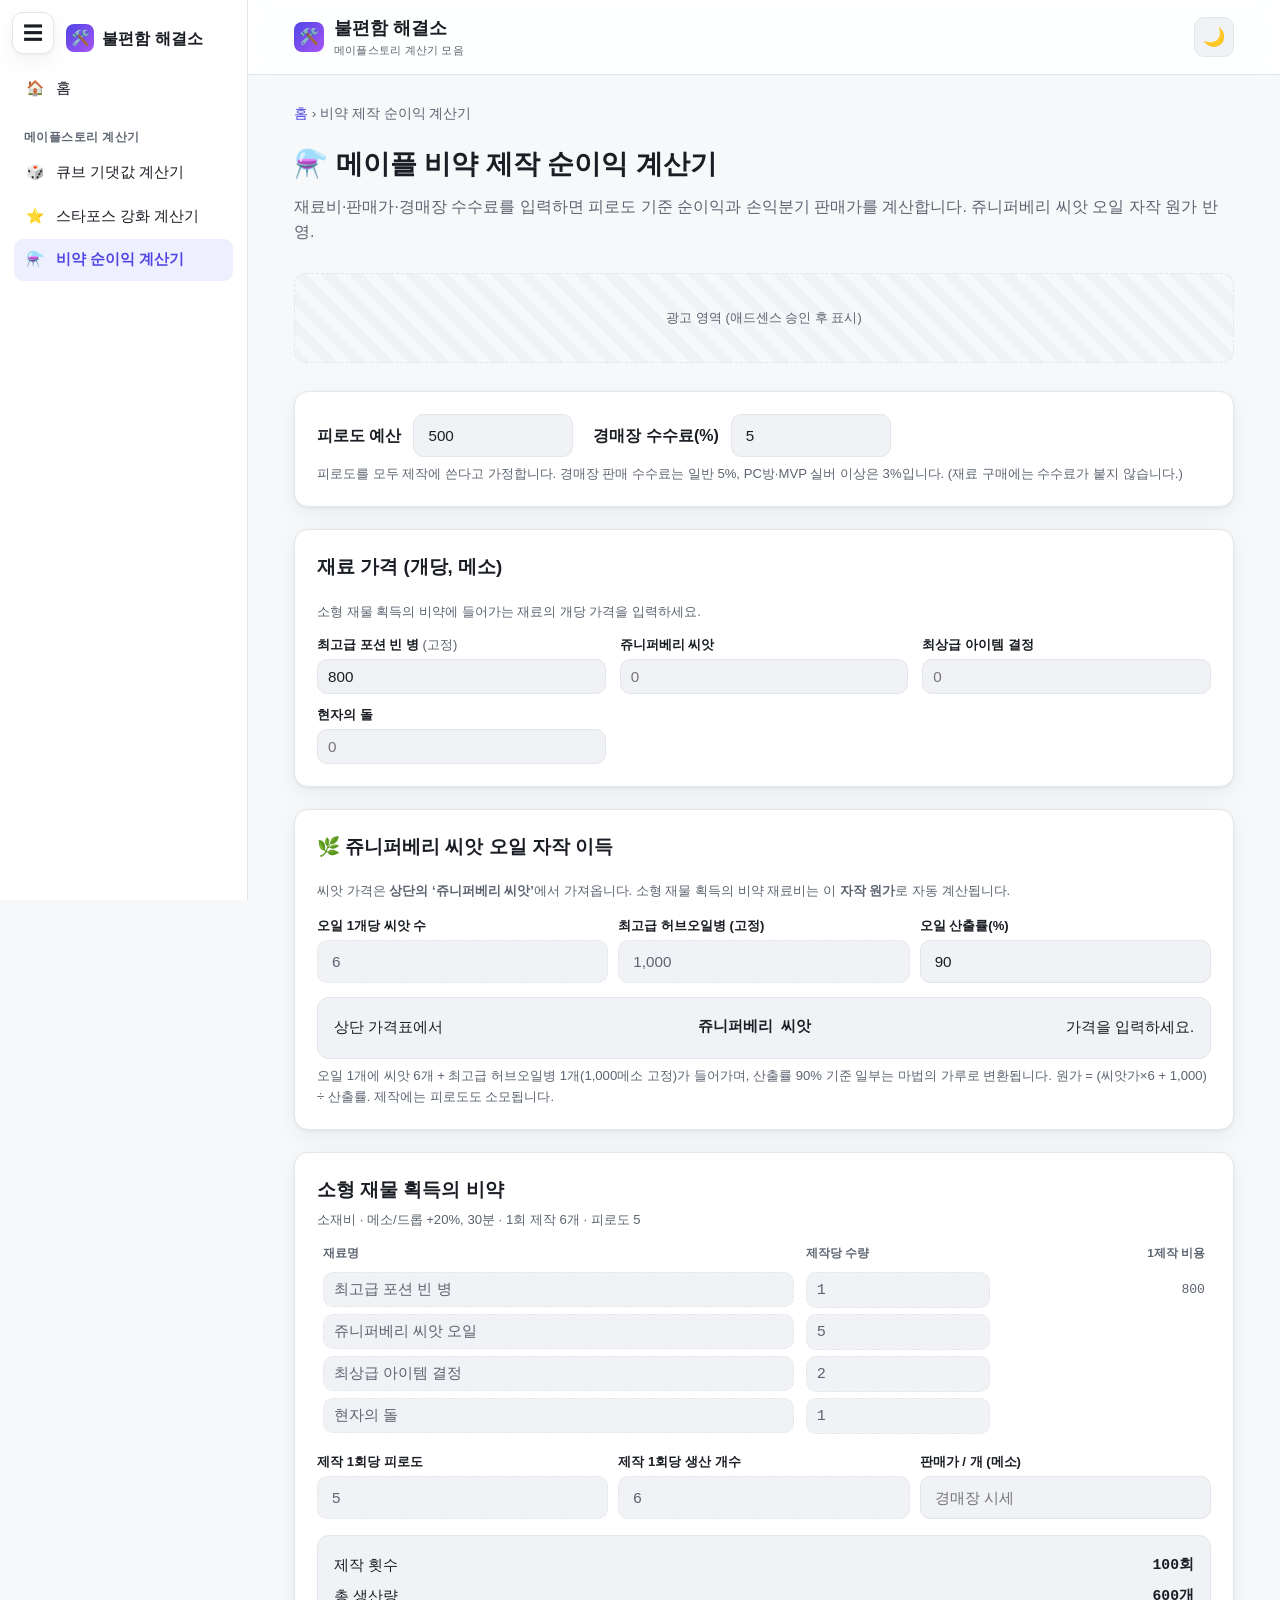
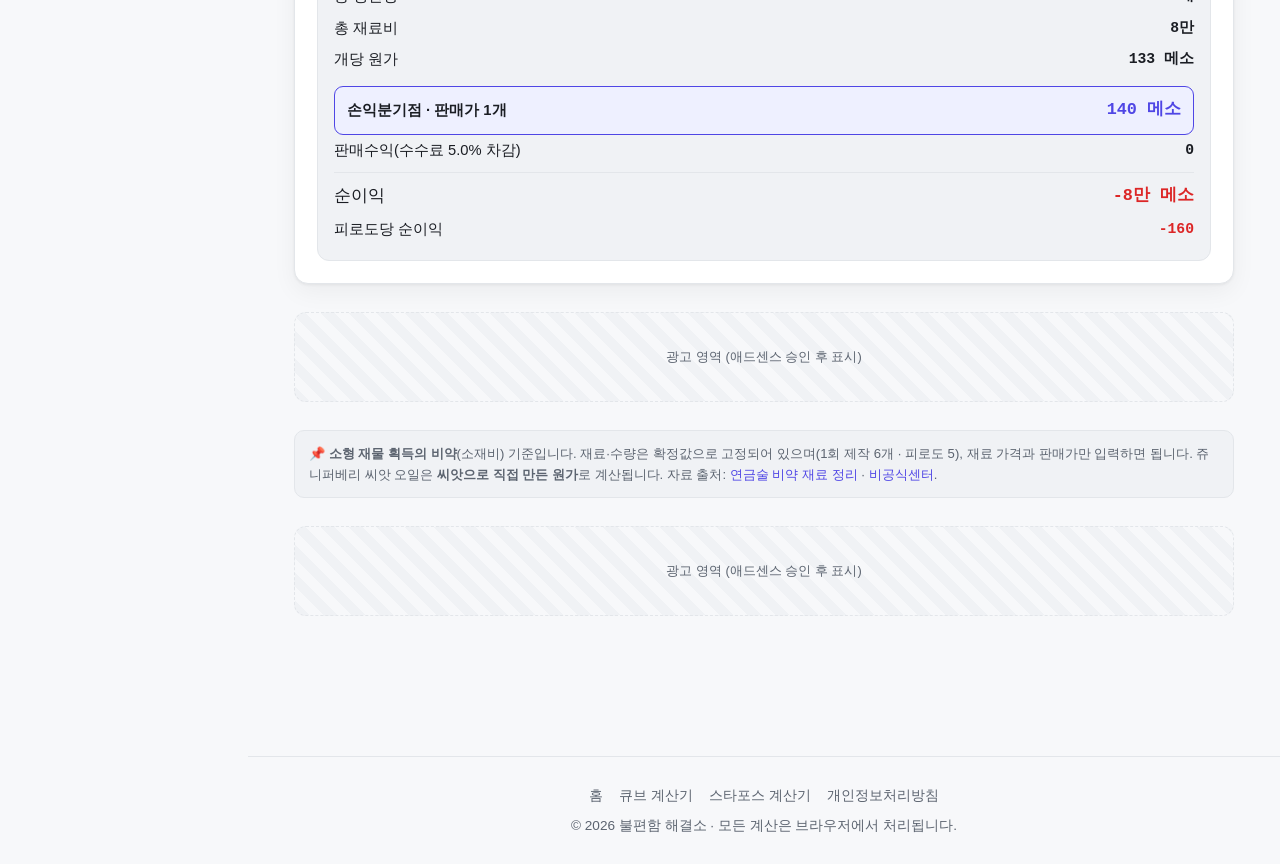
<file: tools/potion-calculator.html>
<!DOCTYPE html>
<html lang="ko">
<head>
  <meta charset="UTF-8" />
  <meta name="viewport" content="width=device-width, initial-scale=1.0" />
  <title>메이플 소형 재물 획득의 비약 제작 순이익 계산기 — 불편함 해결소</title>
  <meta name="description" content="메이플스토리 소형 재물 획득의 비약(소재비) 제작 순이익 계산기. 재료비·판매가·경매장 수수료를 넣으면 피로도당 순이익과 손익분기 판매가를 계산합니다." />
  <meta name="theme-color" content="#4f46e5" />

  <link rel="canonical" href="https://fflower2231.github.io/maple-tools/tools/potion-calculator.html" />
  <meta property="og:type" content="website" />
  <meta property="og:title" content="메이플 소형 재물 획득의 비약 제작 순이익 계산기 — 불편함 해결소" />
  <meta property="og:description" content="메이플스토리 소형 재물 획득의 비약(소재비) 제작 순이익 계산기. 재료비·판매가·경매장 수수료를 넣으면 피로도당 순이익과 손익분기 판매가를 계산합니다." />
  <meta property="og:url" content="https://fflower2231.github.io/maple-tools/tools/potion-calculator.html" />
  <meta property="og:site_name" content="불편함 해결소" />
  <meta property="og:locale" content="ko_KR" />
  <meta name="twitter:card" content="summary" />
  <script type="application/ld+json">{"@context": "https://schema.org", "@type": "WebApplication", "name": "메이플 소형 재물 획득의 비약 제작 순이익 계산기", "url": "https://fflower2231.github.io/maple-tools/tools/potion-calculator.html", "description": "메이플스토리 소형 재물 획득의 비약(소재비) 제작 순이익 계산기. 재료비·판매가·경매장 수수료를 넣으면 피로도당 순이익과 손익분기 판매가를 계산합니다.", "applicationCategory": "UtilitiesApplication", "operatingSystem": "Any", "inLanguage": "ko", "offers": {"@type": "Offer", "price": "0", "priceCurrency": "KRW"}}</script>
  <link rel="icon" href="data:image/svg+xml,<svg xmlns='http://www.w3.org/2000/svg' viewBox='0 0 100 100'><text y='.9em' font-size='90'>⚗️</text></svg>" />
  <link rel="stylesheet" href="../assets/style.css?v=2" />
  <!-- 애드센스 승인 후 아래 주석 해제 + 게시자 ID 교체
  <script async src="https://pagead2.googlesyndication.com/pagead/js/adsbygoogle.js?client=ca-pub-XXXXXXXXXXXXXXXX" crossorigin="anonymous"></script>
  -->
  <style>
    .hint { font-size:.82rem; color:var(--text-muted); margin-top:6px; }
    /* 모든 숫자 입력칸의 증감(스피너) 버튼 제거 */
    input[type=number]::-webkit-outer-spin-button,
    input[type=number]::-webkit-inner-spin-button { -webkit-appearance:none; margin:0; }
    input[type=number] { -moz-appearance:textfield; appearance:textfield; }
    .budget { display:flex; align-items:center; gap:12px; flex-wrap:wrap; }
    .budget input { max-width:160px; }
    .recipe h3 { margin:0 0 4px; }
    .recipe .sub { font-size:.82rem; color:var(--text-muted); margin:0 0 14px; }
    table.mat { width:100%; border-collapse:collapse; }
    table.mat th { font-size:.74rem; color:var(--text-muted); font-weight:600; text-align:left; padding:0 6px 6px; }
    table.mat td { padding:3px 6px; }
    table.mat input { width:100%; padding:8px 10px; }
    table.mat input.locked { background:var(--surface-2); color:var(--text-muted); border-style:dashed; cursor:default; }
    table.mat .num { font-family:ui-monospace,monospace; }
    table.mat td.cost { font-family:ui-monospace,monospace; font-size:.82rem; color:var(--text-muted); white-space:nowrap; text-align:right; }
    .col-name { width:54%; } .col-qty { width:22%; }
    .price-grid { display:grid; grid-template-columns:repeat(auto-fill,minmax(220px,1fr)); gap:10px 14px; }
    .price-item label { display:block; font-size:.82rem; font-weight:600; margin-bottom:4px; }
    .price-item input { width:100%; padding:8px 10px; }
    .mini-row { display:grid; grid-template-columns:repeat(3,1fr); gap:10px; margin-top:14px; }
    @media(max-width:560px){ .mini-row { grid-template-columns:1fr; } }
    .mini-row label { font-size:.82rem; font-weight:600; display:block; margin-bottom:4px; }
    .mini-row input.locked { background:var(--surface-2); color:var(--text-muted); border-style:dashed; cursor:default; }
    /* 잠긴 입력칸의 숫자 증감 버튼 제거 */
    input.locked::-webkit-outer-spin-button,
    input.locked::-webkit-inner-spin-button { -webkit-appearance:none; margin:0; }
    input.locked[type=number] { -moz-appearance:textfield; appearance:textfield; }
    .res { margin-top:16px; background:var(--surface-2); border:1px solid var(--border); border-radius:12px; padding:14px 16px; }
    .res .line { display:flex; justify-content:space-between; padding:4px 0; font-size:.92rem; }
    .res .line b { font-family:ui-monospace,monospace; }
    .res .profit { border-top:1px solid var(--border); margin-top:6px; padding-top:10px; font-size:1.05rem; }
    .res .profit b { font-weight:800; }
    .pos { color:var(--success); } .neg { color:var(--danger); }
    .res .be { display:flex; justify-content:space-between; align-items:center; margin-top:10px; padding:10px 12px;
      background:var(--accent-soft); border:1px solid var(--accent); border-radius:9px; font-size:.92rem; }
    .res .be span { font-weight:600; color:var(--text); }
    .res .be b { font-family:ui-monospace,monospace; font-size:1.05rem; font-weight:800; color:var(--accent); }
    .addbtn { margin-top:8px; }
    .note { font-size:.82rem; color:var(--text-muted); background:var(--surface-2); border:1px solid var(--border); border-radius:10px; padding:12px 14px; margin-top:14px; }
  </style>
</head>
<body>
  <header class="site-header">
    <div class="header-inner">
      <a class="brand" href="../index.html"><span class="logo">🛠️</span><span>불편함 해결소<small>메이플스토리 계산기 모음</small></span></a>
      <button class="theme-toggle" onclick="toggleTheme()" aria-label="테마 전환">🌙</button>
    </div>
  </header>

  <main class="wrap">
    <div class="breadcrumb"><a href="../index.html">홈</a> › 비약 제작 순이익 계산기</div>
    <div class="tool-head">
      <h1>⚗️ 메이플 비약 제작 순이익 계산기</h1>
      <p class="desc">재료비·판매가·경매장 수수료를 입력하면 피로도 기준 순이익과 손익분기 판매가를 계산합니다. 쥬니퍼베리 씨앗 오일 자작 원가 반영.</p>
    </div>

    <div class="ad-slot">광고 영역 (애드센스 승인 후 표시)</div>

    <div class="panel">
      <div class="budget">
        <label for="budget" style="font-weight:700;">피로도 예산</label>
        <input type="text" inputmode="numeric" id="budget" class="mono comma" value="500" oninput="calcAll()" />
        <label for="fee" style="font-weight:700; margin-left:8px;">경매장 수수료(%)</label>
        <input type="number" id="fee" class="mono" min="0" max="100" step="0.1" value="5" oninput="calcAll();calcOil()" />
      </div>
      <div class="hint">피로도를 모두 제작에 쓴다고 가정합니다. 경매장 판매 수수료는 일반 5%, PC방·MVP 실버 이상은 3%입니다. (재료 구매에는 수수료가 붙지 않습니다.)</div>
    </div>

    <!-- 재료 가격 입력 (한 번만) -->
    <div class="panel">
      <h3 style="margin-top:0">재료 가격 (개당, 메소)</h3>
      <p class="sub" style="font-size:.82rem; color:var(--text-muted); margin:0 0 12px;">소형 재물 획득의 비약에 들어가는 재료의 개당 가격을 입력하세요.</p>
      <div id="matPrices" class="price-grid"></div>
    </div>

    <!-- 쥬니퍼베리 씨앗 오일 자작 계산 -->
    <div class="panel">
      <h3 style="margin-top:0">🌿 쥬니퍼베리 씨앗 오일 자작 이득</h3>
      <p class="sub" style="font-size:.82rem; color:var(--text-muted); margin:0 0 14px;">씨앗 가격은 <b>상단의 ‘쥬니퍼베리 씨앗’</b>에서 가져옵니다. 소형 재물 획득의 비약 재료비는 이 <b>자작 원가</b>로 자동 계산됩니다.</p>
      <div class="mini-row">
        <div><label>오일 1개당 씨앗 수</label><input type="number" class="mono locked" id="oilSeeds" value="6" readonly tabindex="-1"></div>
        <div><label>최고급 허브오일병 (고정)</label><input type="text" class="mono locked" id="oilHerb" value="1,000" readonly tabindex="-1"></div>
        <div><label>오일 산출률(%)</label><input type="number" class="mono" id="oilYield" min="1" max="100" step="1" value="90" oninput="calcOil()"></div>
      </div>
      <div class="res" id="oilRes" style="margin-top:14px;"></div>
      <div class="hint">오일 1개에 씨앗 6개 + 최고급 허브오일병 1개(1,000메소 고정)가 들어가며, 산출률 90% 기준 일부는 마법의 가루로 변환됩니다. 원가 = (씨앗가×6 + 1,000) ÷ 산출률. 제작에는 피로도도 소모됩니다.</div>
    </div>

    <div id="recipes"></div>

    <div class="ad-slot">광고 영역 (애드센스 승인 후 표시)</div>

    <div class="note">
      📌 <b>소형 재물 획득의 비약</b>(소재비) 기준입니다. 재료·수량은 확정값으로 고정되어 있으며(1회 제작 6개 · 피로도 5), 재료 가격과 판매가만 입력하면 됩니다. 쥬니퍼베리 씨앗 오일은 <b>씨앗으로 직접 만든 원가</b>로 계산됩니다.
      <span id="budgetEcho" style="display:none">500</span>
      자료 출처: <a href="https://livehepa.blogspot.com/2022/06/maple-secret-potion.html" target="_blank" rel="noopener">연금술 비약 재료 정리</a> · <a href="https://maple.begchi.com/%EC%86%8C%ED%98%95-%EC%9E%AC%ED%9A%8D%EB%B9%84-%EC%A0%9C%EC%9E%91-%EB%A0%88%EC%8B%9C%ED%94%BC-%EC%9E%AC%EB%A3%8C-%EC%A0%95%EB%B3%B4" target="_blank" rel="noopener">비공식센터</a>.
    </div>

    <div class="ad-slot">광고 영역 (애드센스 승인 후 표시)</div>
  </main>

  <footer class="site-footer">
    <nav><a href="../index.html">홈</a><a href="cube-calculator.html">큐브 계산기</a><a href="starforce-calculator.html">스타포스 계산기</a><a href="../privacy.html">개인정보처리방침</a></nav>
    <div>© 2026 불편함 해결소 · 모든 계산은 브라우저에서 처리됩니다.</div>
  </footer>

  <script src="../assets/app.js?v=2"></script>
  <script>
    // 레시피 프리필 (재료 수량·산출 개수는 공개 자료 기준, 피로도는 임시 기본값)
    var RECIPES = [
      {
        id:'sojae', name:'소형 재물 획득의 비약', desc:'소재비 · 메소/드롭 +20%, 30분 · 1회 제작 6개 · 피로도 5',
        out:6, fatigue:5,
        mats:[
          { name:'최고급 포션 빈 병', qty:1 },
          { name:'쥬니퍼베리 씨앗 오일', qty:5 },
          { name:'최상급 아이템 결정', qty:2 },
          { name:'현자의 돌', qty:1 }
        ]
      }
    ];

    function fmt(n){
      var neg = n<0; n=Math.abs(n);
      var s;
      if(n>=1e8) s=(n/1e8).toFixed(2)+'억';
      else if(n>=1e4) s=Math.round(n/1e4).toLocaleString('ko-KR')+'만';
      else s=Math.round(n).toLocaleString('ko-KR');
      return (neg?'-':'')+s;
    }

    // 쉼표 제거 후 숫자로 / id로 값 읽기
    function stripNum(s){ return (s==null?'':String(s)).replace(/[^0-9.]/g,''); }
    function gv(id){ var e=document.getElementById(id); return e ? (parseFloat(stripNum(e.value))||0) : 0; }
    function withCommas(v){
      var raw = stripNum(v);
      if(raw==='') return '';
      var n = parseFloat(raw); if(isNaN(n)) return '';
      return Math.round(n).toLocaleString('ko-KR');
    }
    // class="comma" 입력칸은 입력 시 자동으로 천 단위 쉼표 표시
    document.addEventListener('input', function(e){
      var t = e.target;
      if(t && t.classList && t.classList.contains('comma')) t.value = withCommas(t.value);
    });

    // 가격이 NPC 상점 등으로 고정된 재료 (잠금)
    var FIXED_PRICES = { '최고급 포션 빈 병': 800 };

    // 모든 비약에서 쓰이는 고유 재료 목록 (순서 유지)
    var MATERIALS = [];
    (function(){
      var seen = {};
      RECIPES.forEach(function(r){ r.mats.forEach(function(m){
        if(!seen[m.name]){ seen[m.name]=true; MATERIALS.push(m.name); }
      }); });
      // 쥬니퍼베리 씨앗(오일 재료)을 오일 바로 앞에 추가
      var oilIdx = MATERIALS.indexOf('쥬니퍼베리 씨앗 오일');
      if(oilIdx >= 0 && MATERIALS.indexOf('쥬니퍼베리 씨앗') < 0) {
        MATERIALS.splice(oilIdx, 0, '쥬니퍼베리 씨앗');
      }
    })();
    function matId(name){ return 'mp_'+MATERIALS.indexOf(name); }
    // 오일 1개 자작 원가 = (씨앗가 × 6 + 허브오일병 1,000) ÷ 산출률
    function oilUnitCost(){
      var seed = gv(matId('쥬니퍼베리 씨앗'));
      var per = gv('oilSeeds');
      var rate = gv('oilYield')/100;
      var herb = gv('oilHerb');
      if(seed<=0 || per<=0 || rate<=0) return 0;
      if(rate>1) rate=1;
      return (seed*per + herb)/rate;
    }
    function priceOf(name){
      if(name === '쥬니퍼베리 씨앗 오일') return oilUnitCost(); // 자작 원가 사용
      return gv(matId(name));
    }

    // 상단 재료 가격표 + 비약 카드 렌더링
    function render(){
      // 재료 가격 입력칸
      document.getElementById('matPrices').innerHTML = MATERIALS.map(function(name){
        // 쥬니퍼베리 씨앗 오일은 씨앗으로 자작한 원가를 쓰므로 입력칸을 두지 않음
        if (name === '쥬니퍼베리 씨앗 오일') return '';
        var fixed = FIXED_PRICES.hasOwnProperty(name);
        var tag = fixed ? ' (고정)' : '';
        var label = name + (tag ? ' <span style="color:var(--text-muted);font-weight:400;">'+tag+'</span>' : '');
        var input;
        if (fixed) {
          input = '<input type="text" inputmode="numeric" class="mono locked" id="'+matId(name)+'" value="'+withCommas(FIXED_PRICES[name])+'" readonly tabindex="-1">';
        } else {
          var handler = (name === '쥬니퍼베리 씨앗') ? 'calcOil()' : 'calcAll()';
          input = '<input type="text" inputmode="numeric" class="mono comma" id="'+matId(name)+'" placeholder="0" oninput="'+handler+'">';
        }
        return '<div class="price-item"><label for="'+matId(name)+'">'+label+'</label>'+input+'</div>';
      }).join('');

      // 비약 카드
      var html = RECIPES.map(function(r){
        var rows = r.mats.map(function(m,i){
          return '<tr>'+
            '<td><input type="text" value="'+m.name.replace(/"/g,'&quot;')+'" class="locked" readonly></td>'+
            '<td><input type="number" class="num locked" value="'+m.qty+'" readonly tabindex="-1"></td>'+
            '<td class="cost" id="mc_'+r.id+'_'+i+'"></td>'+
          '</tr>';
        }).join('');
        return ''+
        '<div class="panel recipe" data-id="'+r.id+'">'+
          '<h3>'+r.name+'</h3>'+
          '<p class="sub">'+r.desc+'</p>'+
          '<table class="mat"><thead><tr>'+
            '<th class="col-name">재료명</th><th class="col-qty">제작당 수량</th><th style="text-align:right">1제작 비용</th>'+
          '</tr></thead><tbody>'+rows+'</tbody></table>'+
          '<div class="mini-row">'+
            '<div><label>제작 1회당 피로도</label><input type="number" class="mono locked" id="fat_'+r.id+'" value="'+r.fatigue+'" readonly tabindex="-1"></div>'+
            '<div><label>제작 1회당 생산 개수</label><input type="number" class="mono locked" id="out_'+r.id+'" value="'+r.out+'" readonly tabindex="-1"></div>'+
            '<div><label>판매가 / 개 (메소)</label><input type="text" inputmode="numeric" class="mono comma" id="sell_'+r.id+'" placeholder="경매장 시세" oninput="calcAll()"></div>'+
          '</div>'+
          '<div class="res" id="res_'+r.id+'"></div>'+
        '</div>';
      }).join('');
      document.getElementById('recipes').innerHTML = html;
    }

    function calcAll(){
      var budget = gv('budget');
      var fee = gv('fee')/100;
      if(fee<0) fee=0; if(fee>1) fee=1;
      document.getElementById('budgetEcho').textContent = budget.toLocaleString('ko-KR');
      var cmp = [];

      RECIPES.forEach(function(r){
        var matCostPerCraft = 0;
        r.mats.forEach(function(m,i){
          var c = m.qty * priceOf(m.name);
          matCostPerCraft += c;
          var cell = document.getElementById('mc_'+r.id+'_'+i);
          if(cell) cell.textContent = c>0 ? fmt(c) : '';
        });

        var fat = gv('fat_'+r.id);
        var out = gv('out_'+r.id);
        var sell = gv('sell_'+r.id);

        var resEl = document.getElementById('res_'+r.id);
        if(fat<=0 || budget<=0){
          resEl.innerHTML = '<div class="line">제작 1회당 피로도와 피로도 예산을 입력하세요.</div>';
          cmp.push({name:r.name, crafts:0, produced:0, cost:0, rev:0, profit:null, per:null});
          return;
        }
        var crafts = Math.floor(budget/fat);
        var produced = crafts*out;
        var totalCost = crafts*matCostPerCraft;
        var grossRevenue = produced*sell;
        var revenue = grossRevenue*(1-fee);   // 경매장 수수료 차감
        var profit = revenue-totalCost;
        var perFat = budget>0 ? profit/budget : 0;

        // 손익분기 판매가: 개당 판매가 × (1-수수료) = 개당 재료비  →  break = (재료비/개) / (1-수수료)
        var costPerUnit = out>0 ? matCostPerCraft/out : 0;
        var breakEven = (fee<1 && costPerUnit>0) ? costPerUnit/(1-fee) : 0;

        resEl.innerHTML =
          '<div class="line"><span>제작 횟수</span><b>'+crafts.toLocaleString('ko-KR')+'회</b></div>'+
          '<div class="line"><span>총 생산량</span><b>'+produced.toLocaleString('ko-KR')+'개</b></div>'+
          '<div class="line"><span>총 재료비</span><b>'+fmt(totalCost)+'</b></div>'+
          '<div class="line"><span>개당 원가</span><b>'+fmt(costPerUnit)+' 메소</b></div>'+
          (breakEven>0 ? '<div class="be"><span>손익분기점 · 판매가 1개</span><b>'+fmt(breakEven)+' 메소</b></div>' : '')+
          '<div class="line"><span>판매수익(수수료 '+(fee*100).toFixed(1)+'% 차감)</span><b>'+fmt(revenue)+'</b></div>'+
          '<div class="line profit"><span>순이익</span><b class="'+(profit>=0?'pos':'neg')+'">'+fmt(profit)+' 메소</b></div>'+
          '<div class="line"><span>피로도당 순이익</span><b class="'+(perFat>=0?'pos':'neg')+'">'+fmt(perFat)+'</b></div>';

        cmp.push({name:r.name, crafts:crafts, produced:produced, cost:totalCost, rev:revenue, profit:profit, per:perFat});
      });
    }

    // 쥬니퍼베리 씨앗 오일 자작 계산 + 손익분기 가격 안내
    function calcOil(){
      var seed = gv(matId('쥬니퍼베리 씨앗'));
      var seedsPerOil = gv('oilSeeds');
      var yieldRate = gv('oilYield')/100;
      var el = document.getElementById('oilRes');
      if(seed<=0 || seedsPerOil<=0 || yieldRate<=0){
        el.innerHTML = '<div class="line">상단 가격표에서 <b>쥬니퍼베리 씨앗</b> 가격을 입력하세요.</div>';
        calcAll();
        return;
      }
      if(yieldRate>1) yieldRate=1;
      var herb = gv('oilHerb');
      var effSeeds = seedsPerOil/yieldRate;   // 산출률 반영 평균 씨앗 수
      var unit = oilUnitCost();               // 자작 오일 1개 원가

      el.innerHTML =
        '<div class="line"><span>오일 1개당 평균 씨앗 (산출률 '+(yieldRate*100).toFixed(0)+'%)</span><b>'+effSeeds.toFixed(2)+'개</b></div>'+
        '<div class="line"><span>씨앗 값 '+fmt(seed)+' × '+effSeeds.toFixed(2)+'개 + 허브오일병</span><b>'+fmt(unit)+' 메소</b></div>'+
        '<div class="be"><span>손익분기점 · 오일 1개</span><b>'+fmt(unit)+' 메소</b></div>'+
        '<div class="hint" style="margin-top:8px">경매장 오일이 이 가격보다 싸면 사고, 비싸면 직접 만드세요. 아래 소재비 재료비는 이 자작 원가로 계산됩니다.</div>';

      calcAll();
    }

    render();
    calcOil();
  </script>
</body>
</html>
</file>
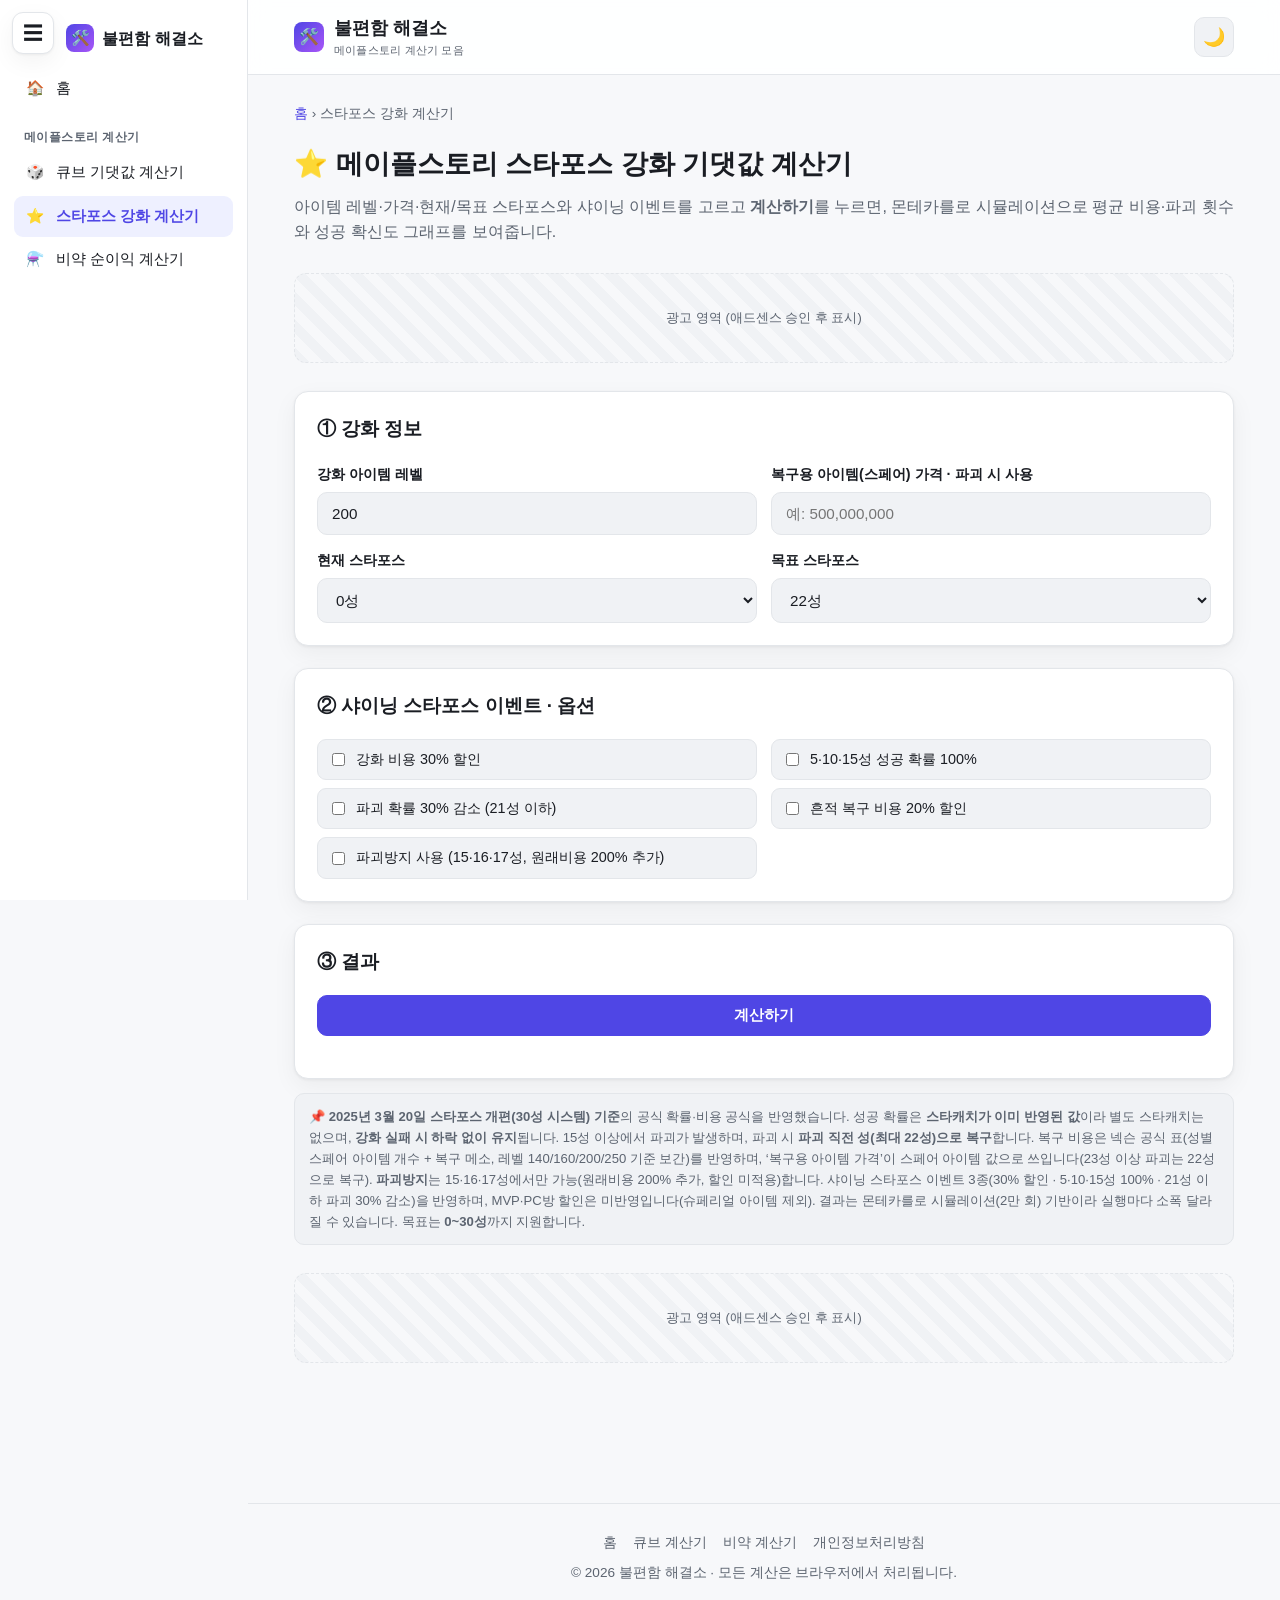
<file: tools/starforce-calculator.html>
<!DOCTYPE html>
<html lang="ko">
<head>
  <meta charset="UTF-8" />
  <meta name="viewport" content="width=device-width, initial-scale=1.0" />
  <title>메이플스토리 스타포스 강화 기댓값 계산기 — 불편함 해결소</title>
  <meta name="description" content="메이플스토리 스타포스 강화 기대 비용 계산기. 아이템 레벨·가격·현재/목표 스타포스와 샤이닝 스타포스 이벤트를 선택하면 몬테카를로 시뮬레이션으로 평균 비용·파괴 횟수와 성공 확신도 그래프를 보여줍니다." />
  <meta name="theme-color" content="#4f46e5" />

  <link rel="canonical" href="https://fflower2231.github.io/maple-tools/tools/starforce-calculator.html" />
  <meta property="og:type" content="website" />
  <meta property="og:title" content="메이플스토리 스타포스 강화 기댓값 계산기 — 불편함 해결소" />
  <meta property="og:description" content="메이플스토리 스타포스 강화 기대 비용 계산기. 아이템 레벨·가격·현재/목표 스타포스와 샤이닝 스타포스 이벤트를 선택하면 몬테카를로 시뮬레이션으로 평균 비용·파괴 횟수와 성공 확신도 그래프를 보여줍니다." />
  <meta property="og:url" content="https://fflower2231.github.io/maple-tools/tools/starforce-calculator.html" />
  <meta property="og:site_name" content="불편함 해결소" />
  <meta property="og:locale" content="ko_KR" />
  <meta name="twitter:card" content="summary" />
  <script type="application/ld+json">{"@context": "https://schema.org", "@type": "WebApplication", "name": "메이플스토리 스타포스 강화 기댓값 계산기", "url": "https://fflower2231.github.io/maple-tools/tools/starforce-calculator.html", "description": "메이플스토리 스타포스 강화 기대 비용 계산기. 아이템 레벨·가격·현재/목표 스타포스와 샤이닝 스타포스 이벤트를 선택하면 몬테카를로 시뮬레이션으로 평균 비용·파괴 횟수와 성공 확신도 그래프를 보여줍니다.", "applicationCategory": "UtilitiesApplication", "operatingSystem": "Any", "inLanguage": "ko", "offers": {"@type": "Offer", "price": "0", "priceCurrency": "KRW"}}</script>
  <link rel="icon" href="data:image/svg+xml,<svg xmlns='http://www.w3.org/2000/svg' viewBox='0 0 100 100'><text y='.9em' font-size='90'>⭐</text></svg>" />
  <link rel="stylesheet" href="../assets/style.css?v=2" />
  <!-- 애드센스 승인 후 아래 주석 해제 + 게시자 ID 교체
  <script async src="https://pagead2.googlesyndication.com/pagead/js/adsbygoogle.js?client=ca-pub-XXXXXXXXXXXXXXXX" crossorigin="anonymous"></script>
  -->
  <style>
    .row2 { display:grid; grid-template-columns:1fr 1fr; gap:14px; }
    @media(max-width:520px){ .row2 { grid-template-columns:1fr; } }
    input[type=number]::-webkit-outer-spin-button, input[type=number]::-webkit-inner-spin-button{ -webkit-appearance:none; margin:0; }
    input[type=number]{ -moz-appearance:textfield; appearance:textfield; }
    .chk-grid { display:grid; grid-template-columns:1fr 1fr; gap:8px 14px; }
    @media(max-width:520px){ .chk-grid { grid-template-columns:1fr; } }
    .chk-grid label { display:flex; align-items:center; gap:8px; font-size:.9rem; cursor:pointer; padding:8px 10px; border:1px solid var(--border); border-radius:9px; background:var(--surface-2); }
    .chk-grid input { width:auto; cursor:pointer; }
    .calc-btn { width:100%; font-size:1.05rem; padding:14px; }
    #resultBox { display:none; }
    .pwrap { text-align:center; background:var(--accent-soft); border:1px solid var(--border); border-radius:12px; padding:16px; margin-bottom:18px; }
    .pwrap span { display:block; font-size:.82rem; color:var(--text-muted); }
    .pwrap b { font-size:1.5rem; font-weight:800; color:var(--accent); }
    .big-out { display:grid; grid-template-columns:repeat(auto-fit,minmax(150px,1fr)); gap:14px; }
    .big-out .o { background:var(--surface-2); border:1px solid var(--border); border-radius:12px; padding:16px; text-align:center; }
    .big-out .o span { display:block; font-size:.78rem; color:var(--text-muted); margin-bottom:6px; }
    .big-out .o b { font-size:1.25rem; font-weight:800; }
    .big-out .o small { display:block; color:var(--text-muted); font-size:.75rem; margin-top:4px; }
    .chart-wrap { position:relative; margin-top:18px; background:var(--surface-2); border:1px solid var(--border); border-radius:12px; padding:14px; }
    .chart-wrap h4 { margin:0 0 4px; }
    #confChart { width:100%; height:280px; display:block; cursor:crosshair; }
    #chartTip { position:absolute; pointer-events:none; display:none; z-index:5; white-space:nowrap;
      background:var(--surface); border:1px solid var(--accent); border-radius:8px; padding:8px 10px; font-size:.8rem; line-height:1.5; box-shadow:var(--shadow); }
    #chartTip b { color:var(--accent); }
    .note { font-size:.82rem; color:var(--text-muted); background:var(--surface-2); border:1px solid var(--border); border-radius:10px; padding:12px 14px; margin-top:14px; }
  </style>
</head>
<body>
  <header class="site-header">
    <div class="header-inner">
      <a class="brand" href="../index.html"><span class="logo">🛠️</span><span>불편함 해결소<small>메이플스토리 계산기 모음</small></span></a>
      <button class="theme-toggle" onclick="toggleTheme()" aria-label="테마 전환">🌙</button>
    </div>
  </header>

  <main class="wrap">
    <div class="breadcrumb"><a href="../index.html">홈</a> › 스타포스 강화 계산기</div>
    <div class="tool-head">
      <h1>⭐ 메이플스토리 스타포스 강화 기댓값 계산기</h1>
      <p class="desc">아이템 레벨·가격·현재/목표 스타포스와 샤이닝 이벤트를 고르고 <b>계산하기</b>를 누르면, 몬테카를로 시뮬레이션으로 평균 비용·파괴 횟수와 성공 확신도 그래프를 보여줍니다.</p>
    </div>

    <div class="ad-slot">광고 영역 (애드센스 승인 후 표시)</div>

    <!-- ① 입력 -->
    <div class="panel">
      <h3 style="margin-top:0">① 강화 정보</h3>
      <div class="row2">
        <div class="field" style="margin:0"><label for="ilv">강화 아이템 레벨</label>
          <input type="number" id="ilv" min="1" max="300" step="1" value="200" /></div>
        <div class="field" style="margin:0"><label for="iprice">복구용 아이템(스페어) 가격 · 파괴 시 사용</label>
          <input type="text" inputmode="numeric" id="iprice" class="comma" placeholder="예: 500,000,000" /></div>
      </div>
      <div class="row2" style="margin-top:14px">
        <div class="field" style="margin:0"><label for="curStar">현재 스타포스</label>
          <select id="curStar"></select></div>
        <div class="field" style="margin:0"><label for="tgtStar">목표 스타포스</label>
          <select id="tgtStar"></select></div>
      </div>
    </div>

    <!-- ② 이벤트/옵션 -->
    <div class="panel">
      <h3 style="margin-top:0">② 샤이닝 스타포스 이벤트 · 옵션</h3>
      <div class="chk-grid">
        <label><input type="checkbox" id="evDiscount"> 강화 비용 30% 할인</label>
        <label><input type="checkbox" id="ev51015"> 5·10·15성 성공 확률 100%</label>
        <label><input type="checkbox" id="evDestroy"> 파괴 확률 30% 감소 (21성 이하)</label>
        <label><input type="checkbox" id="evRecover"> 흔적 복구 비용 20% 할인</label>
        <label><input type="checkbox" id="optSafe"> 파괴방지 사용 (15·16·17성, 원래비용 200% 추가)</label>
      </div>
    </div>

    <!-- ③ 결과 -->
    <div class="panel">
      <h3 style="margin-top:0">③ 결과</h3>
      <button class="btn primary calc-btn" onclick="runCalc()">계산하기</button>
      <div id="errMsg" class="msg err"></div>

      <div id="resultBox">
        <div class="pwrap" style="margin-top:18px">
          <span id="rangeTxt">— → —성 기대 총비용 (평균)</span>
          <b id="rMean">—</b>
        </div>
        <div class="big-out">
          <div class="o"><span>평균 강화 시도</span><b id="rTries">—</b><small>회</small></div>
          <div class="o"><span>평균 파괴 횟수</span><b id="rDestroy">—</b><small>회</small></div>
          <div class="o"><span>평균 복구 손실</span><b id="rEnhance">—</b><small>스페어+복구 메소</small></div>
        </div>

        <div class="chart-wrap">
          <h4>성공 확신도 → 총비용</h4>
          <div class="hint" style="margin:0 0 8px">막대(5% 간격)에 마우스를 올리면 확신도·총비용이 표시됩니다. <span style="color:#b8760a;font-weight:600">주황 점선</span> = 평균(기댓값).</div>
          <canvas id="confChart"></canvas>
          <div id="chartTip"></div>
        </div>
      </div>
    </div>

    <div class="note">
      📌 <b>2025년 3월 20일 스타포스 개편(30성 시스템) 기준</b>의 공식 확률·비용 공식을 반영했습니다. 성공 확률은 <b>스타캐치가 이미 반영된 값</b>이라 별도 스타캐치는 없으며, <b>강화 실패 시 하락 없이 유지</b>됩니다. 15성 이상에서 파괴가 발생하며, 파괴 시 <b>파괴 직전 성(최대 22성)으로 복구</b>합니다. 복구 비용은 넥슨 공식 표(성별 스페어 아이템 개수 + 복구 메소, 레벨 140/160/200/250 기준 보간)를 반영하며, ‘복구용 아이템 가격’이 스페어 아이템 값으로 쓰입니다(23성 이상 파괴는 22성으로 복구). <b>파괴방지</b>는 15·16·17성에서만 가능(원래비용 200% 추가, 할인 미적용)합니다. 샤이닝 스타포스 이벤트 3종(30% 할인 · 5·10·15성 100% · 21성 이하 파괴 30% 감소)을 반영하며, MVP·PC방 할인은 미반영입니다(슈페리얼 아이템 제외). 결과는 몬테카를로 시뮬레이션(2만 회) 기반이라 실행마다 소폭 달라질 수 있습니다. 목표는 <b>0~30성</b>까지 지원합니다.
    </div>

    <div class="ad-slot">광고 영역 (애드센스 승인 후 표시)</div>
  </main>

  <footer class="site-footer">
    <nav><a href="../index.html">홈</a><a href="cube-calculator.html">큐브 계산기</a><a href="potion-calculator.html">비약 계산기</a><a href="../privacy.html">개인정보처리방침</a></nav>
    <div>© 2026 불편함 해결소 · 모든 계산은 브라우저에서 처리됩니다.</div>
  </footer>

  <script src="../assets/app.js?v=2"></script>
  <script>
    // ===== 현재 KMS 스타포스 공식표 (2025.3.20 개편, 30성). 성공률은 스타캐치 반영값. 실패 시 하락 없음 =====
    // s: 성공확률, d: 파괴확률 (%). fail = 100 - s - d = 유지
    var SF = [
      {s:99.75,d:0},{s:94.50,d:0},{s:89.25,d:0},{s:89.25,d:0},{s:84.00,d:0}, // 0~4
      {s:78.75,d:0},{s:73.50,d:0},{s:68.25,d:0},{s:63.00,d:0},{s:57.75,d:0}, // 5~9
      {s:52.50,d:0},{s:47.25,d:0},{s:42.00,d:0},{s:36.75,d:0},{s:31.50,d:0}, // 10~14
      {s:31.50,d:2.055},{s:31.50,d:2.055},                                    // 15,16
      {s:15.75,d:6.740},{s:15.75,d:6.740},{s:15.75,d:8.425},                  // 17,18,19
      {s:31.50,d:10.275},{s:15.75,d:12.6375},{s:15.75,d:16.85},               // 20,21,22
      {s:10.50,d:17.90},{s:10.50,d:17.90},{s:10.50,d:17.90},                  // 23,24,25
      {s:7.35,d:18.53},{s:5.25,d:18.95},{s:3.15,d:19.37},{s:1.05,d:19.79}     // 26,27,28,29
    ];
    var MAX_STAR = 30;

    // ===== 비용 공식 (현재 KMS, 메소). S=현재 성 =====
    var COST_DIV = { // 10성 이상 (S+1)^2.7 나눗수
      10:571,11:314,12:214,13:157,14:107,15:200,16:200,17:150,18:70,19:45,
      20:200,21:125,22:200,23:200,24:200,25:200,26:200,27:200,28:200,29:200
    };
    function baseCost(L, s){
      var c;
      if(s<=9) c = 1000 + Math.pow(L,3)*(s+1)/36;
      else c = 1000 + Math.pow(L,3)*Math.pow(s+1,2.7)/(COST_DIV[s]||200);
      return Math.round(c/100)*100;
    }

    // ===== 파괴 장비 복구 (넥슨 공식 표: 스페어 아이템 개수 + 복구 메소, 레벨 140/160/200/250 기준). 단위: 억 메소 =====
    var REC = {
      15:{items:1, m:{140:1.49,160:2.22,200:4.33,250:8.46}},
      16:{items:1, m:{140:3.59,160:5.35,200:10.5,250:20.4}},
      17:{items:1, m:{140:6.06,160:9.04,200:17.7,250:34.5}},
      18:{items:1, m:{140:13.8,160:20.6,200:40.1,250:78.3}},
      19:{items:2, m:{140:22.8,160:34.1,200:66.5,250:130}},
      20:{items:2, m:{140:40.2,160:60,200:118,250:229}},
      21:{items:3, m:{140:50.5,160:75.4,200:148,250:288}},
      22:{items:4, m:{140:82.9,160:124,200:242,250:473}}
    };
    function interpMeso(m, L){
      var t=[140,160,200,250];
      if(L<=140) return m[140];
      if(L>=250) return m[250];
      for(var i=0;i<3;i++){ if(L<=t[i+1]){ var lo=t[i],hi=t[i+1]; return m[lo]+(m[hi]-m[lo])*(L-lo)/(hi-lo); } }
      return m[250];
    }
    // 파괴된 성(star)에서 복구(최대 22성) 총비용 = 스페어 아이템 + 복구 메소
    function recoveryCost(star, o){
      var rs = Math.min(star, 22);
      var R = REC[rs]; if(!R) return { star:12, cost:o.price }; // 표 밖이면 12성 복구(1개)
      var meso = interpMeso(R.m, o.L)*1e8;
      if(o.recDisc) meso *= 0.8; // 흔적 복구 비용 20% 할인 이벤트
      return { star: rs, cost: R.items*o.price + meso };
    }

    function opts(){
      return {
        L: parseInt(document.getElementById('ilv').value,10)||0,
        price: parseFloat((document.getElementById('iprice').value||'').replace(/,/g,''))||0,
        cur: parseInt(document.getElementById('curStar').value,10),
        tgt: parseInt(document.getElementById('tgtStar').value,10),
        discount: document.getElementById('evDiscount').checked,
        e51015: document.getElementById('ev51015').checked,
        destroyDown: document.getElementById('evDestroy').checked,
        recDisc: document.getElementById('evRecover').checked,
        safe: document.getElementById('optSafe').checked
      };
    }

    // 한 번의 강화 시행 비용 (이벤트/파괴방지 반영)
    function attemptCost(o, star){
      var base = baseCost(o.L, star);
      var c = o.discount ? base*0.7 : base;            // 30% 할인(곱적용)
      if(o.safe && star>=15 && star<=17) c = c + 2*base; // 파괴방지: 원래비용 200% 추가(할인 미적용)
      return c;
    }

    // 몬테카를로 1회: cur→tgt 총비용 반환 {cost, tries, destroys, recCost}
    function simulateOnce(o){
      var star = o.cur, cost = 0, tries = 0, destroys = 0, recCost = 0;
      var guard = 0;
      while(star < o.tgt){
        if(guard++ > 200000) break;
        tries++;
        cost += attemptCost(o, star);
        var base = SF[star];
        var s = base.s/100, d = base.d/100;
        // 이벤트/옵션
        if(o.e51015 && (star===5 || star===10 || star===15)){ s = 1; d = 0; }
        if(o.destroyDown && star<=21) d *= 0.7;   // 21성 이하 파괴 30% 감소
        if(o.safe && star>=15 && star<=17) d = 0; // 파괴방지: 파괴→실패(유지)
        // 성공확률 + 파괴확률이 1을 넘지 않도록 정리
        if(s + d > 1) d = Math.max(0, 1 - s);
        var r = Math.random();
        if(r < s){
          // 성공
          star += 1;
          if(star > MAX_STAR) star = MAX_STAR;
        } else if(r < s + d){
          // 파괴 → 파괴 직전 성(최대 22)으로 복구: 스페어 아이템 + 복구 메소
          destroys++;
          var rec = recoveryCost(star, o);
          cost += rec.cost; recCost += rec.cost;
          star = rec.star;
        }
        // 실패(그 외)는 하락 없이 유지 (현재 스타포스: 강화 하락 없음)
      }
      return { cost:cost, tries:tries, destroys:destroys, recCost:recCost };
    }

    var CHART = { bars:[], W:0 };
    var lastMean = NaN;

    function fmtInt(n){ return Math.round(n).toLocaleString('ko-KR'); }
    function fmtMeso(n){
      if(n>=1e12) return (n/1e12).toFixed(2)+'조';
      if(n>=1e8) return (n/1e8).toFixed(2)+'억';
      if(n>=1e4) return Math.round(n/1e4).toLocaleString('ko-KR')+'만';
      return fmtInt(n);
    }

    function runCalc(){
      var err = document.getElementById('errMsg'); err.textContent='';
      var box = document.getElementById('resultBox');
      var o = opts();
      if(!o.L){ err.textContent='아이템 레벨을 입력하세요.'; box.style.display='none'; return; }
      if(o.tgt<=o.cur){ err.textContent='목표 스타포스는 현재보다 높아야 합니다.'; box.style.display='none'; return; }

      var N = 20000;
      var costs = new Array(N), tSum=0, dSum=0, recSum=0;
      for(var i=0;i<N;i++){
        var r = simulateOnce(o);
        costs[i] = r.cost; tSum += r.tries; dSum += r.destroys;
        recSum += r.recCost;
      }
      costs.sort(function(a,b){ return a-b; });
      var mean = costs.reduce(function(a,b){return a+b;},0)/N;
      lastMean = mean;

      box.style.display='block';
      document.getElementById('rangeTxt').textContent = o.cur+' → '+o.tgt+'성 기대 총비용 (평균)';
      document.getElementById('rMean').textContent = fmtMeso(mean);
      document.getElementById('rTries').textContent = (tSum/N).toFixed(1);
      document.getElementById('rDestroy').textContent = (dSum/N).toFixed(2);
      document.getElementById('rEnhance').textContent = fmtMeso(recSum/N);

      drawChart(costs, mean);
    }

    // 백분위 (정렬된 배열)
    function pct(sorted, q){ var idx=Math.min(sorted.length-1, Math.floor(q*sorted.length)); return sorted[idx]; }

    function drawChart(sorted, mean){
      var cv=document.getElementById('confChart');
      var dpr=window.devicePixelRatio||1, cssW=cv.clientWidth||600, cssH=280;
      cv.width=cssW*dpr; cv.height=cssH*dpr;
      var ctx=cv.getContext('2d'); ctx.scale(dpr,dpr); ctx.clearRect(0,0,cssW,cssH);
      var cs=getComputedStyle(document.documentElement); var col=function(v){return cs.getPropertyValue(v).trim()||'#888';};
      var text=col('--text-muted'), grid=col('--border'), accent=col('--accent');

      var padL=64, padR=16, padT=12, padB=34, W=cssW-padL-padR, H=cssH-padT-padB;
      var confs=[]; for(var c=5;c<=95;c+=5) confs.push(c);
      var vals=confs.map(function(cc){ return pct(sorted, cc/100); });
      var maxV=Math.max(vals[vals.length-1], mean);
      function niceMax(v){ if(v<=0)return 1; var e=Math.pow(10,Math.floor(Math.log10(v))); var f=v/e; var nf=f<=1?1:f<=2?2:f<=5?5:10; return nf*e; }
      var yMax=niceMax(maxV);
      function X(cp){ return padL+(cp/100)*W; }
      function Y(v){ return padT+H-(v/yMax)*H; }

      ctx.font='11px sans-serif'; ctx.textBaseline='middle'; ctx.fillStyle=text;
      for(var i=0;i<=5;i++){ var yv=yMax*i/5, yy=Y(yv); ctx.strokeStyle=grid; ctx.globalAlpha=.5; ctx.beginPath(); ctx.moveTo(padL,yy); ctx.lineTo(padL+W,yy); ctx.stroke(); ctx.globalAlpha=1; ctx.textAlign='right'; ctx.fillText(fmtMeso(yv), padL-8, yy); }

      var barW=0.05*W*0.66; CHART.bars=[]; CHART.W=W;
      confs.forEach(function(cc,k){ var v=vals[k], cx=X(cc), top=Y(v), base=Y(0);
        ctx.fillStyle=accent; ctx.globalAlpha=(cc===90?1:.72); ctx.fillRect(cx-barW/2, top, barW, base-top); ctx.globalAlpha=1;
        CHART.bars.push({ c:cc, v:v, cx:cx });
      });
      // 평균(기댓값) 점선
      if(mean<=yMax){ var ey=Y(mean); ctx.save(); ctx.strokeStyle='#f59e0b'; ctx.lineWidth=2; ctx.setLineDash([6,4]); ctx.beginPath(); ctx.moveTo(padL,ey); ctx.lineTo(padL+W,ey); ctx.stroke(); ctx.restore();
        var lbl='평균 '+fmtMeso(mean); ctx.font='bold 11px sans-serif'; ctx.textAlign='left'; var lx=padL+6, ly=ey-9; if(ly<padT+8)ly=ey+9;
        ctx.fillStyle='#f59e0b'; ctx.globalAlpha=.15; ctx.fillRect(lx-3,ly-8,ctx.measureText(lbl).width+6,16); ctx.globalAlpha=1; ctx.fillStyle='#b8760a'; ctx.fillText(lbl,lx,ly); ctx.font='11px sans-serif';
      }
      ctx.fillStyle=text; ctx.textAlign='center';
      [5,25,50,75,90,95].forEach(function(cc){ ctx.fillText(cc+'%', X(cc), padT+H+16); });
      ctx.fillText('성공 확신도(%)', padL+W/2, padT+H+30);
    }

    function setupHover(){
      var cv=document.getElementById('confChart'), tip=document.getElementById('chartTip');
      if(!cv||cv.__h) return; cv.__h=true;
      cv.addEventListener('mousemove', function(e){
        if(!CHART.bars.length){ tip.style.display='none'; return; }
        var rect=cv.getBoundingClientRect(), x=e.clientX-rect.left, best=null, bd=1e9;
        CHART.bars.forEach(function(b){ var d=Math.abs(x-b.cx); if(d<bd){bd=d;best=b;} });
        if(!best||bd>CHART.W*0.03){ tip.style.display='none'; return; }
        tip.innerHTML='성공 확신도 <b>'+best.c+'%</b><br>총비용 <b>'+fmtMeso(best.v)+'</b>';
        tip.style.display='block';
        var tw=tip.offsetWidth, th=tip.offsetHeight, left=best.cx+12; if(left+tw>cv.clientWidth) left=best.cx-tw-12;
        var top=e.clientY-rect.top-th-8; if(top<0) top=e.clientY-rect.top+14;
        tip.style.left=left+'px'; tip.style.top=top+'px';
      });
      cv.addEventListener('mouseleave', function(){ tip.style.display='none'; });
    }

    // 쉼표 자동
    document.addEventListener('input', function(e){
      var t=e.target; if(t&&t.classList&&t.classList.contains('comma')){
        var raw=(t.value||'').replace(/[^0-9]/g,''); t.value = raw? Number(raw).toLocaleString('ko-KR'):'';
      }
    });

    function init(){
      var cur=document.getElementById('curStar'), tgt=document.getElementById('tgtStar');
      var o1='', o2='';
      for(var i=0;i<=MAX_STAR;i++){ o1+='<option value="'+i+'">'+i+'성</option>'; o2+='<option value="'+i+'">'+i+'성</option>'; }
      cur.innerHTML=o1; tgt.innerHTML=o2;
      cur.value='0'; tgt.value='22';
      setupHover();
    }
    init();
    window.addEventListener('resize', function(){ /* 차트는 재계산 필요 */ });
  </script>
</body>
</html>
</file>
<file: assets/style.css>
/* ===== 불편함 해결소 — 공통 스타일 ===== */
:root {
  --bg: #f7f8fa;
  --surface: #ffffff;
  --surface-2: #f0f2f5;
  --text: #1a1d23;
  --text-muted: #5c6470;
  --border: #e3e6ea;
  --accent: #4f46e5;
  --accent-hover: #4338ca;
  --accent-soft: #eef0ff;
  --danger: #dc2626;
  --success: #16a34a;
  --radius: 14px;
  --shadow: 0 1px 3px rgba(0,0,0,.06), 0 8px 24px rgba(0,0,0,.05);
  --maxw: 980px;
}
[data-theme="dark"] {
  --bg: #0e1117;
  --surface: #171b22;
  --surface-2: #1f242d;
  --text: #e6e9ee;
  --text-muted: #9aa3b0;
  --border: #2a3039;
  --accent: #7c83ff;
  --accent-hover: #9aa0ff;
  --accent-soft: #1d2233;
  --shadow: 0 1px 3px rgba(0,0,0,.4), 0 8px 24px rgba(0,0,0,.35);
}

* { box-sizing: border-box; }
html { scroll-behavior: smooth; }
body {
  margin: 0;
  font-family: -apple-system, BlinkMacSystemFont, "Segoe UI", "Apple SD Gothic Neo",
    "Noto Sans KR", Roboto, "Malgun Gothic", sans-serif;
  background: var(--bg);
  color: var(--text);
  line-height: 1.6;
  -webkit-font-smoothing: antialiased;
}
a { color: var(--accent); text-decoration: none; }
a:hover { text-decoration: underline; }

/* ===== 사이드바 메뉴 ===== */
.app-sidebar {
  position: fixed; top: 0; left: 0; z-index: 40;
  width: 248px; height: 100%; overflow-y: auto;
  background: var(--surface); border-right: 1px solid var(--border);
  padding: 18px 14px; transform: translateX(-100%); transition: transform .22s ease;
}
.app-sidebar.open { transform: translateX(0); }
.app-sidebar .sb-brand { display: flex; align-items: center; gap: 8px; font-weight: 800; font-size: 1.02rem; padding: 6px 8px 16px 52px; }
.app-sidebar .sb-brand .logo {
  width: 28px; height: 28px; border-radius: 8px; flex: none;
  background: linear-gradient(135deg, var(--accent), #a855f7);
  display: grid; place-items: center; font-size: 15px;
}
.app-sidebar .sb-group { font-size: .72rem; font-weight: 700; color: var(--text-muted); letter-spacing: .04em; text-transform: uppercase; padding: 16px 10px 6px; }
.app-sidebar .sb-link {
  display: flex; align-items: center; gap: 10px; padding: 9px 10px; margin-bottom: 2px;
  border-radius: 9px; color: var(--text); font-size: .92rem; text-decoration: none; transition: background .12s;
}
.app-sidebar .sb-link:hover { background: var(--surface-2); text-decoration: none; }
.app-sidebar .sb-link.active { background: var(--accent-soft); color: var(--accent); font-weight: 700; }
.app-sidebar .sb-ico { width: 22px; text-align: center; flex: none; }

.sidebar-toggle {
  position: fixed; top: 12px; left: 12px; z-index: 50;
  width: 42px; height: 42px; border-radius: 11px; cursor: pointer; font-size: 20px;
  border: 1px solid var(--border); background: var(--surface); color: var(--text);
  display: grid; place-items: center; box-shadow: var(--shadow);
}
.sidebar-overlay {
  position: fixed; inset: 0; z-index: 35; background: rgba(0,0,0,.4);
  opacity: 0; pointer-events: none; transition: opacity .2s;
}
.sidebar-overlay.show { opacity: 1; pointer-events: auto; }
/* 모바일에서 열렸을 때만 그림자 */
@media (max-width: 899px) { .app-sidebar.open { box-shadow: 0 0 40px rgba(0,0,0,.25); } }

/* 데스크톱: 열려 있을 때만 본문을 오른쪽으로 밀고, 오버레이는 사용 안 함 */
@media (min-width: 900px) {
  body.has-sidebar { transition: padding-left .22s ease; }
  body.has-sidebar.sidebar-open { padding-left: 248px; }
  .sidebar-overlay { display: none; }
}

/* ===== 헤더 ===== */
.site-header {
  position: sticky; top: 0; z-index: 20;
  background: color-mix(in srgb, var(--surface) 88%, transparent);
  backdrop-filter: saturate(160%) blur(10px);
  border-bottom: 1px solid var(--border);
}
.header-inner {
  max-width: var(--maxw); margin: 0 auto; padding: 14px 20px;
  display: flex; align-items: center; justify-content: space-between; gap: 16px;
}
/* 떠 있는 ☰ 버튼과 겹치지 않도록 헤더 왼쪽 여백 (사이드바 닫혔을 때 대비) */
.header-inner { padding-left: 64px; }
/* 데스크톱에서 사이드바가 열려 본문이 밀린 상태면 여백 원복 */
@media (min-width: 900px) { body.sidebar-open .header-inner { padding-left: 20px; } }
.brand { display: flex; align-items: center; gap: 10px; font-weight: 800; font-size: 1.1rem; color: var(--text); }
.brand:hover { text-decoration: none; }
.brand .logo {
  width: 30px; height: 30px; border-radius: 8px;
  background: linear-gradient(135deg, var(--accent), #a855f7);
  display: grid; place-items: center; color: #fff; font-size: 16px;
}
.brand small { display:block; font-weight: 500; font-size: .68rem; color: var(--text-muted); letter-spacing: .02em; }
.theme-toggle {
  border: 1px solid var(--border); background: var(--surface-2); color: var(--text);
  width: 40px; height: 40px; border-radius: 10px; cursor: pointer; font-size: 18px;
  display: grid; place-items: center; transition: .15s;
}
.theme-toggle:hover { border-color: var(--accent); }

/* ===== 레이아웃 ===== */
.wrap { max-width: var(--maxw); margin: 0 auto; padding: 28px 20px 64px; }
.hero { text-align: center; padding: 40px 16px 24px; }
.hero h1 { font-size: clamp(1.7rem, 4vw, 2.5rem); margin: 0 0 12px; letter-spacing: -.02em; }
.hero p { color: var(--text-muted); max-width: 560px; margin: 0 auto; font-size: 1.05rem; }

.section-title { font-size: 1.15rem; margin: 36px 0 16px; display:flex; align-items:center; gap:8px; }
.section-title .pill { font-size:.72rem; background:var(--accent-soft); color:var(--accent); padding:3px 10px; border-radius:999px; font-weight:700; }

/* ===== 카드 그리드 ===== */
.grid { display: grid; grid-template-columns: repeat(auto-fill, minmax(220px,1fr)); gap: 16px; }
.card {
  display: block; background: var(--surface); border: 1px solid var(--border);
  border-radius: var(--radius); padding: 20px; box-shadow: var(--shadow);
  transition: transform .15s, border-color .15s; color: var(--text);
}
.card:hover { transform: translateY(-3px); border-color: var(--accent); text-decoration: none; }
.card .emoji { font-size: 28px; }
.card h3 { margin: 12px 0 6px; font-size: 1.05rem; }
.card p { margin: 0; color: var(--text-muted); font-size: .9rem; }
.card.soon { opacity: .6; }
.card.soon:hover { transform: none; border-color: var(--border); cursor: default; }
.card .tag { display:inline-block; margin-top:12px; font-size:.7rem; color:var(--text-muted); border:1px dashed var(--border); padding:2px 8px; border-radius:999px; }

/* ===== 도구 페이지 ===== */
.tool-head { margin-bottom: 8px; }
.breadcrumb { font-size: .85rem; color: var(--text-muted); margin-bottom: 18px; }
.tool-head h1 { font-size: 1.7rem; margin: 0 0 8px; }
.tool-head .desc { color: var(--text-muted); margin: 0; }

.panel {
  background: var(--surface); border: 1px solid var(--border);
  border-radius: var(--radius); padding: 22px; box-shadow: var(--shadow); margin-top: 22px;
}
.field { margin-bottom: 16px; }
.field label { display:block; font-weight:600; font-size:.9rem; margin-bottom:6px; }
textarea, input[type="text"], input[type="number"], select {
  width: 100%; font-family: inherit; font-size: .95rem; color: var(--text);
  background: var(--surface-2); border: 1px solid var(--border);
  border-radius: 10px; padding: 12px 14px; transition: border-color .15s;
}
textarea { resize: vertical; min-height: 140px; font-family: ui-monospace, SFMono-Regular, Menlo, Consolas, monospace; }
textarea:focus, input:focus, select:focus { outline: none; border-color: var(--accent); }
.mono { font-family: ui-monospace, SFMono-Regular, Menlo, Consolas, monospace; }

.btn-row { display:flex; flex-wrap:wrap; gap:10px; margin: 4px 0 0; }
button.btn {
  font-family: inherit; font-size: .92rem; font-weight: 600; cursor: pointer;
  border: 1px solid var(--border); background: var(--surface-2); color: var(--text);
  padding: 10px 18px; border-radius: 10px; transition: .15s;
}
button.btn:hover { border-color: var(--accent); }
button.btn.primary { background: var(--accent); border-color: var(--accent); color: #fff; }
button.btn.primary:hover { background: var(--accent-hover); }

.result { margin-top: 18px; }
.msg { font-size: .88rem; padding: 8px 0; min-height: 1.4em; }
.msg.err { color: var(--danger); }
.msg.ok { color: var(--success); }

.swatch { width: 100%; height: 90px; border-radius: 10px; border: 1px solid var(--border); margin-bottom: 14px; }
.out-grid { display:grid; grid-template-columns: repeat(auto-fit, minmax(160px,1fr)); gap: 12px; }
.out-grid .out { background: var(--surface-2); border:1px solid var(--border); border-radius:10px; padding:12px; }
.out-grid .out span { display:block; font-size:.72rem; color:var(--text-muted); margin-bottom:4px; }
.out-grid .out b { font-family: ui-monospace, monospace; font-weight:600; font-size:.95rem; }

/* ===== 애드센스 슬롯 ===== */
.ad-slot {
  margin: 28px auto; max-width: var(--maxw); min-height: 90px;
  display: grid; place-items: center; text-align: center;
  background: repeating-linear-gradient(45deg, var(--surface-2), var(--surface-2) 10px, transparent 10px, transparent 20px);
  border: 1px dashed var(--border); border-radius: 12px; color: var(--text-muted); font-size: .8rem;
}
/* 애드센스 승인 후, .ad-slot 안의 안내 문구를 실제 <ins> 광고 코드로 교체하세요 */

/* ===== 푸터 ===== */
.site-footer {
  border-top: 1px solid var(--border); margin-top: 48px;
  padding: 28px 20px; text-align: center; color: var(--text-muted); font-size: .85rem;
}
.site-footer a { color: var(--text-muted); }
.site-footer nav { margin-bottom: 8px; display:flex; gap:16px; justify-content:center; flex-wrap:wrap; }

@media (max-width: 520px) {
  .wrap { padding: 20px 16px 48px; }
  .panel { padding: 16px; }
}
</file>
